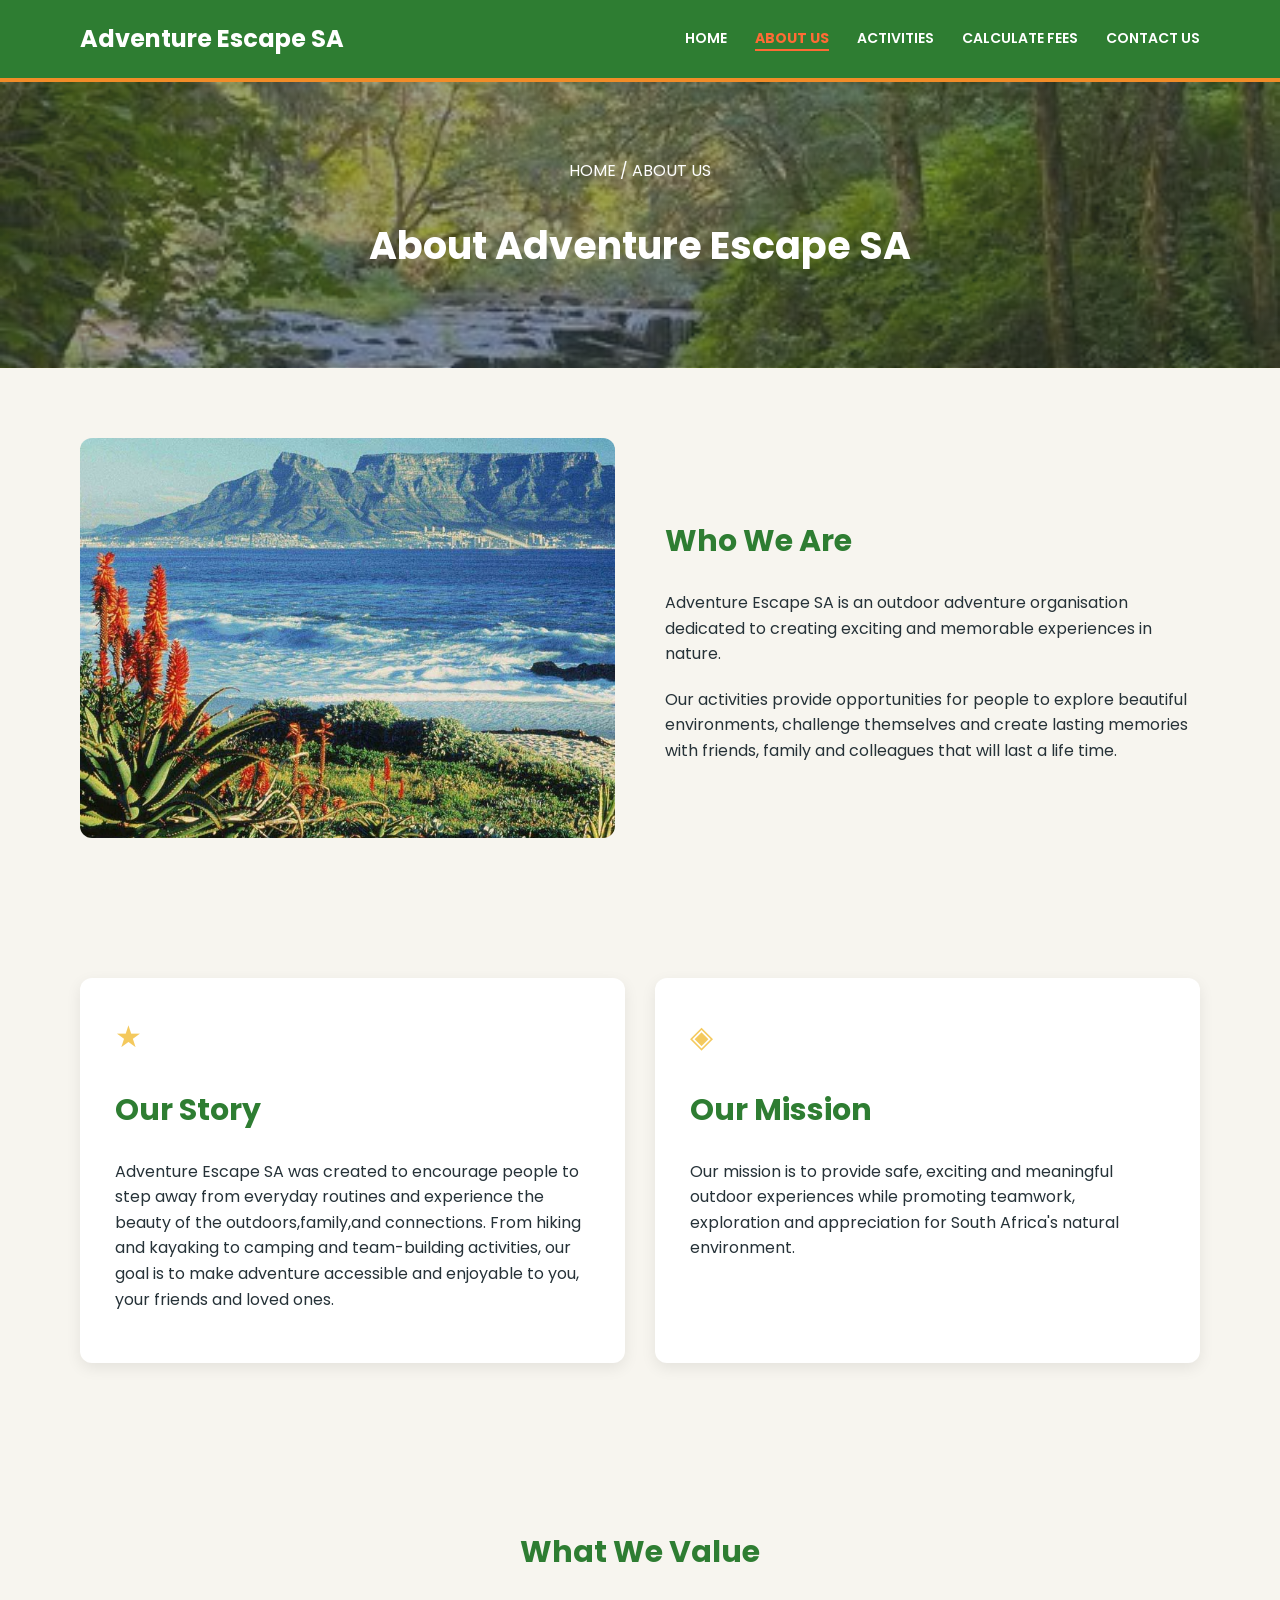
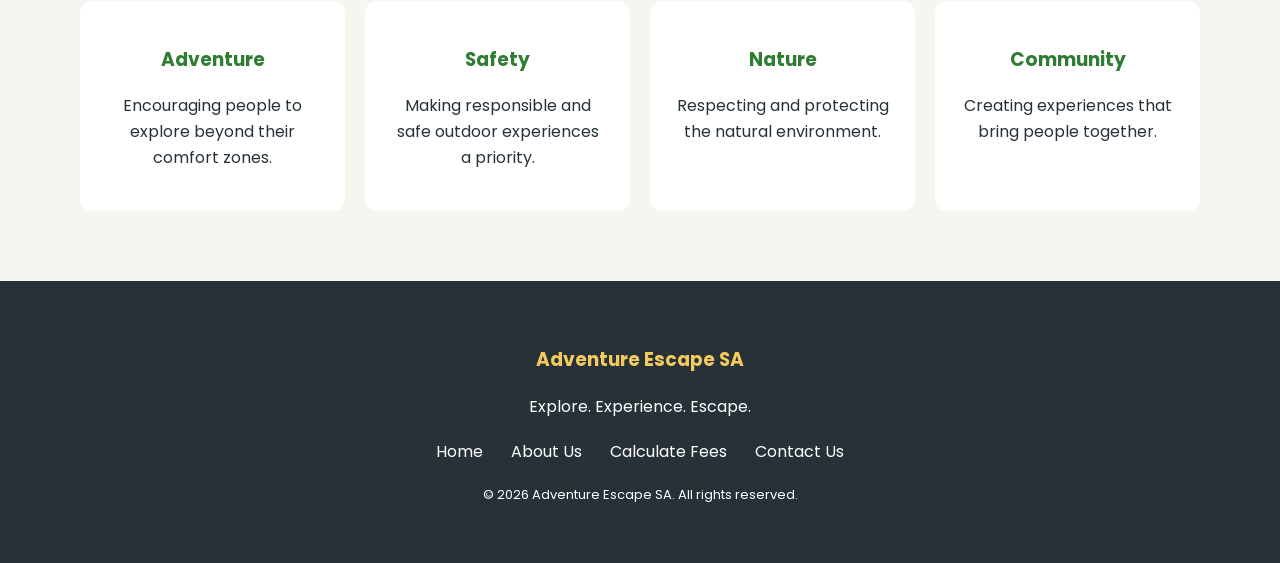
<file: Website/about.html>
<!DOCTYPE html>
<html lang="en">

<head>
    <meta charset="UTF-8">
    <meta name="viewport" content="width=device-width, initial-scale=1.0">

    <title>Adventure Escape SA | About Us</title>

    <link rel="stylesheet" href="css/style.css">

    <link rel="preconnect" href="https://fonts.googleapis.com">
    <link rel="preconnect" href="https://fonts.gstatic.com" crossorigin>
    <link href="https://fonts.googleapis.com/css2?family=Poppins:wght@400;500;600;700&display=swap" rel="stylesheet">
</head>

<body>

    <!-- HEADER -->
    <header>
        <nav class="navbar">

            <a href="index.html" class="logo">
                Adventure Escape SA
            </a>

            <div class="nav-links">
                <a href="index.html">HOME</a>
                <a href="about.html">ABOUT US</a>
               <a href="activities.html">ACTIVITIES</a>
                <a href="fees.html">CALCULATE FEES</a>
                <a href="contact.html">CONTACT US</a>
            </div>

        </nav>
    </header>


    <main>

        <!-- PAGE TITLE -->
        <section class="page-header">

            <p>HOME / ABOUT US</p>

            <h1>About Adventure Escape SA</h1>

        </section>


        <!-- INTRODUCTION -->
        <section class="about-section">

            <div class="about-image">

                <img src="images/about.jpg"
                     alt=" The Beautiful South African landscape">

            </div>


            <div class="about-text">

                <h2>Who We Are</h2>

                <p>
                    Adventure Escape SA is an outdoor adventure
                    organisation dedicated to creating exciting
                    and memorable experiences in nature.
                </p>

                <p>
                    Our activities provide opportunities for people
                    to explore beautiful environments, challenge
                    themselves and create lasting memories with
                    friends, family and colleagues that will last a life time.
                </p>

            </div>

        </section>


        <!-- OUR STORY -->
        <section class="info-section">

            <div class="info-card">

                <div class="info-icon">
                    ★
                </div>

                <h2>Our Story</h2>

                <p>
                    Adventure Escape SA was created to encourage
                    people to step away from everyday routines
                    and experience the beauty of the outdoors,family,and connections.
                    From hiking and kayaking to camping and
                    team-building activities, our goal is to make
                    adventure accessible and enjoyable to you, your friends and loved ones.
                </p>

            </div>


            <div class="info-card">

                <div class="info-icon">
                    ◈
                </div>

                <h2>Our Mission</h2>

                <p>
                    Our mission is to provide safe, exciting and
                    meaningful outdoor experiences while promoting
                    teamwork, exploration and appreciation for
                    South Africa's natural environment.
                </p>

            </div>

        </section>


        <!-- VALUES -->
        <section class="values-section">

            <h2>What We Value</h2>

            <div class="values-grid">

                <div class="value-card">
                    <h3>Adventure</h3>
                    <p>
                        Encouraging people to explore beyond
                        their comfort zones.
                    </p>
                </div>

                <div class="value-card">
                    <h3>Safety</h3>
                    <p>
                        Making responsible and safe outdoor
                        experiences a priority.
                    </p>
                </div>

                <div class="value-card">
                    <h3>Nature</h3>
                    <p>
                        Respecting and protecting the natural
                        environment.
                    </p>
                </div>

                <div class="value-card">
                    <h3>Community</h3>
                    <p>
                        Creating experiences that bring people
                        together.
                    </p>
                </div>

            </div>

        </section>

    </main>


    <!-- FOOTER -->
    <footer>

        <h3>Adventure Escape SA</h3>

        <p>Explore. Experience. Escape.</p>

        <div class="footer-links">

            <a href="index.html">Home</a>
            <a href="about.html">About Us</a>
            <a href="fees.html">Calculate Fees</a>
            <a href="contact.html">Contact Us</a>

        </div>

        <p class="copyright">
            © 2026 Adventure Escape SA. All rights reserved.
        </p>

    </footer>
    <script src="js/script.js"></script>

</body>
</html>
</file>
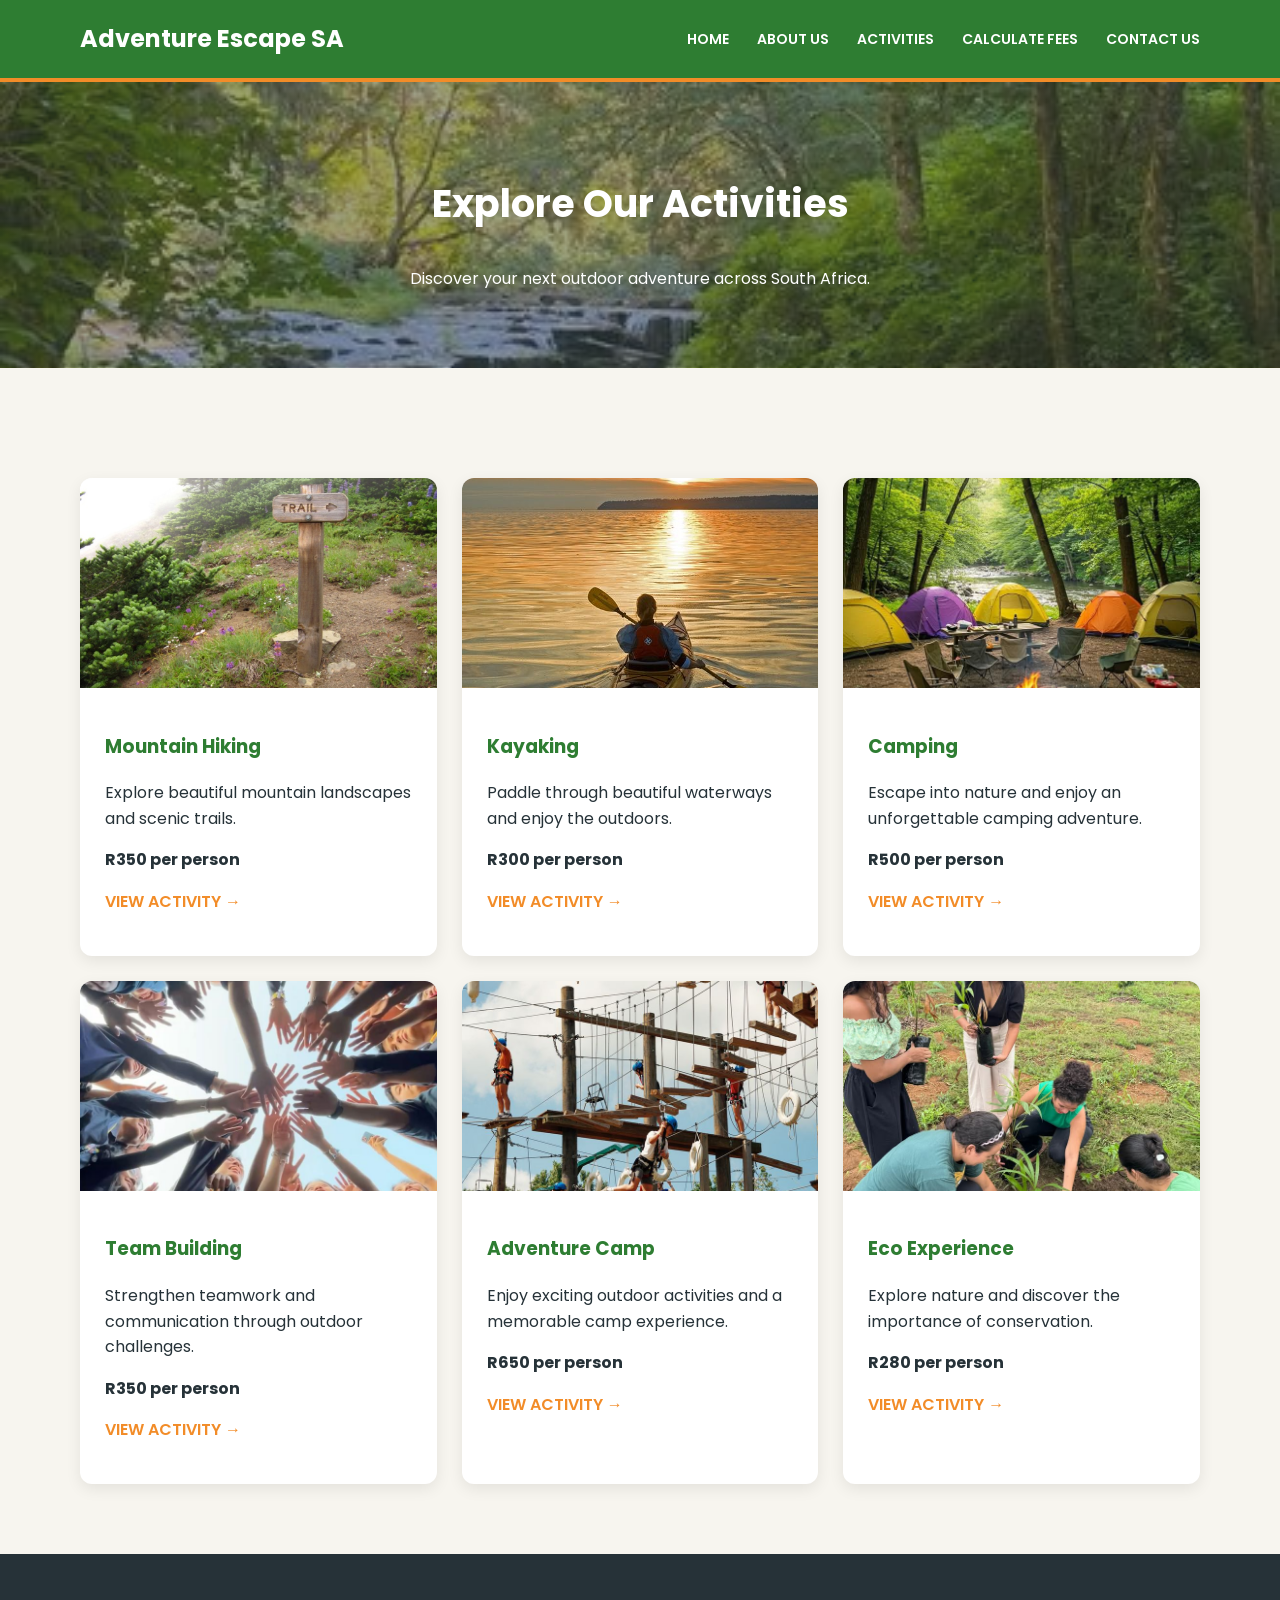
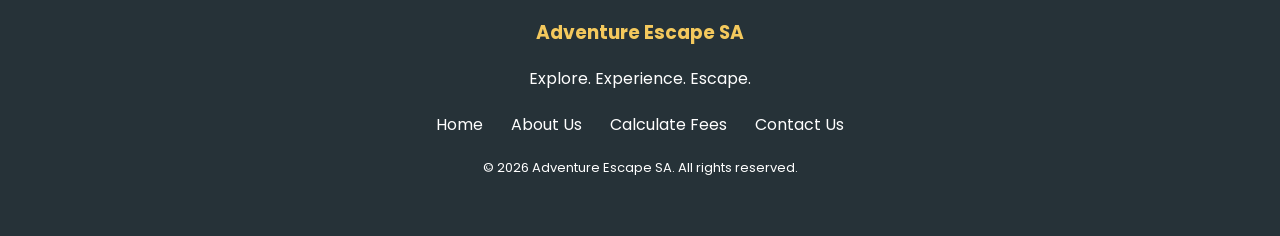
<file: Website/activities.html>
<!DOCTYPE html>
<html lang="en">
<head>
    <meta charset="UTF-8">
    <meta name="viewport" content="width=device-width, initial-scale=1.0">
    <title>Our Activities | Adventure Escape SA</title>
    <link rel="stylesheet" href="css/style.css">
    <link rel="preconnect" href="https://fonts.googleapis.com">
    <link rel="preconnect" href="https://fonts.gstatic.com" crossorigin>
    <link href="https://fonts.googleapis.com/css2?family=Poppins:wght@400;500;600;700&display=swap" rel="stylesheet">
</head>
<body>

<header>
    <nav class="navbar">
        <a href="index.html" class="logo">Adventure Escape SA</a>
        <div class="nav-links">
            <a href="index.html">HOME</a>
            <a href="about.html">ABOUT US</a>
            <a href="activities.html">ACTIVITIES</a>
            <a href="fees.html">CALCULATE FEES</a>
            <a href="contact.html">CONTACT US</a>
        </div>
    </nav>
</header>

<main>
    <section class="page-header">
        <h1>Explore Our Activities</h1>
        <p>Discover your next outdoor adventure across South Africa.</p>
    </section>

    <section class="activities">
        <div class="activity-grid">

            <article class="activity-card">
                <img src="images/mountain-hiking.jpg" alt="Mountain hiking">
                <div class="card-content">
                    <h3>Mountain Hiking</h3>
                    <p>Explore beautiful mountain landscapes and scenic trails.</p>
                    <strong>R350 per person</strong>
                    <p><a href="mountain-hiking.html" class="card-link">VIEW ACTIVITY →</a></p>
                </div>
            </article>

            <article class="activity-card">
                <img src="images/kayaking.jpg" alt="Kayaking">
                <div class="card-content">
                    <h3>Kayaking</h3>
                    <p>Paddle through beautiful waterways and enjoy the outdoors.</p>
                    <strong>R300 per person</strong>
                    <p><a href="kayaking.html" class="card-link">VIEW ACTIVITY →</a></p>
                </div>
            </article>

            <article class="activity-card">
                <img src="images/camping.jpg" alt="Camping">
                <div class="card-content">
                    <h3>Camping</h3>
                    <p>Escape into nature and enjoy an unforgettable camping adventure.</p>
                    <strong>R500 per person</strong>
                    <p><a href="camping.html" class="card-link">VIEW ACTIVITY →</a></p>
                </div>
            </article>

            <article class="activity-card">
                <img src="images/team-building.jpg" alt="Team building">
                <div class="card-content">
                    <h3>Team Building</h3>
                    <p>Strengthen teamwork and communication through outdoor challenges.</p>
                    <strong>R350 per person</strong>
                    <p><a href="team-building.html" class="card-link">VIEW ACTIVITY →</a></p>
                </div>
            </article>

            <article class="activity-card">
                <img src="images/adventure-camp.jpg" alt="Adventure camp">
                <div class="card-content">
                    <h3>Adventure Camp</h3>
                    <p>Enjoy exciting outdoor activities and a memorable camp experience.</p>
                    <strong>R650 per person</strong>
                    <p><a href="adventure-camp.html" class="card-link">VIEW ACTIVITY →</a></p>
                </div>
            </article>

            <article class="activity-card">
                <img src="images/eco-experience.jpg" alt="Eco experience">
                <div class="card-content">
                    <h3>Eco Experience</h3>
                    <p>Explore nature and discover the importance of conservation.</p>
                    <strong>R280 per person</strong>
                    <p><a href="eco-experience.html" class="card-link">VIEW ACTIVITY →</a></p>
                </div>
            </article>

        </div>
    </section>
</main>

<footer>
    <h3>Adventure Escape SA</h3>
    <p>Explore. Experience. Escape.</p>
    <div class="footer-links">
        <a href="index.html">Home</a>
        <a href="about.html">About Us</a>
        <a href="fees.html">Calculate Fees</a>
        <a href="contact.html">Contact Us</a>
    </div>
    <p class="copyright">© 2026 Adventure Escape SA. All rights reserved.</p>
</footer>

</body>
</html>
</file>
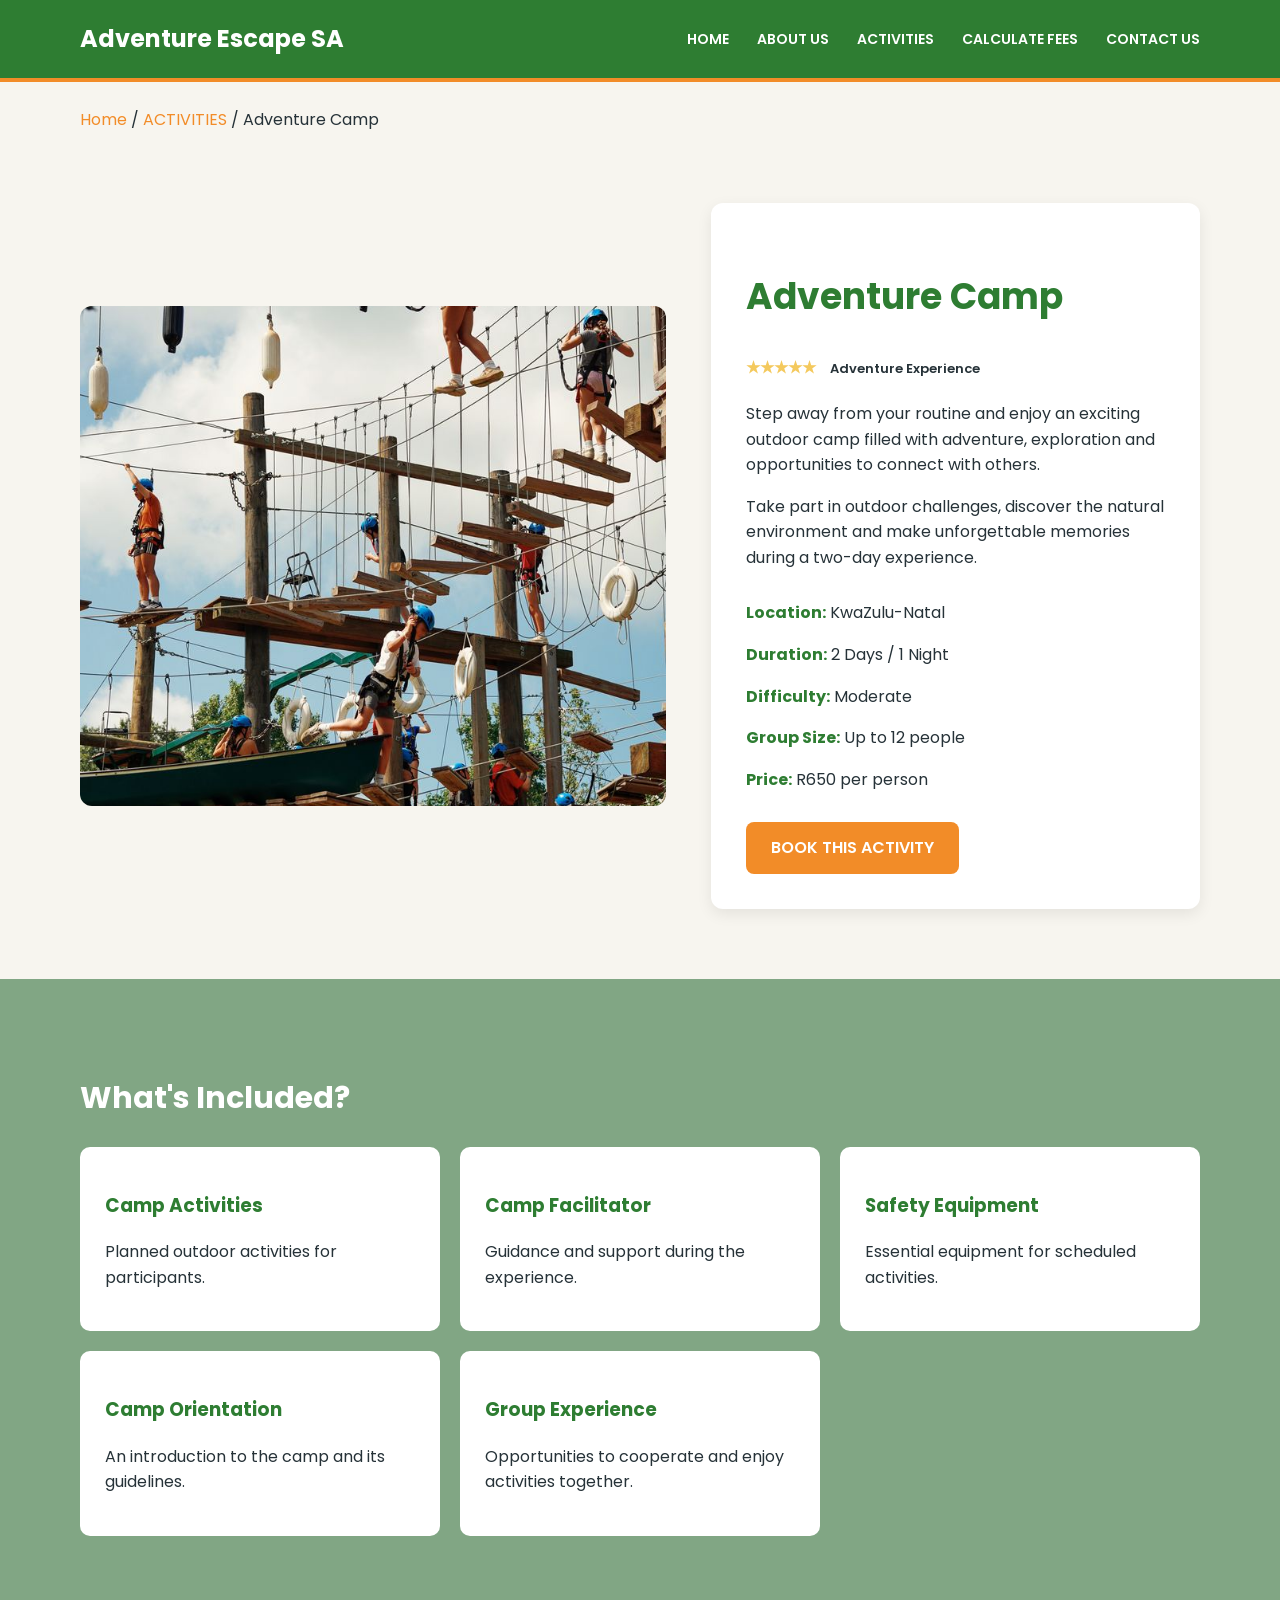
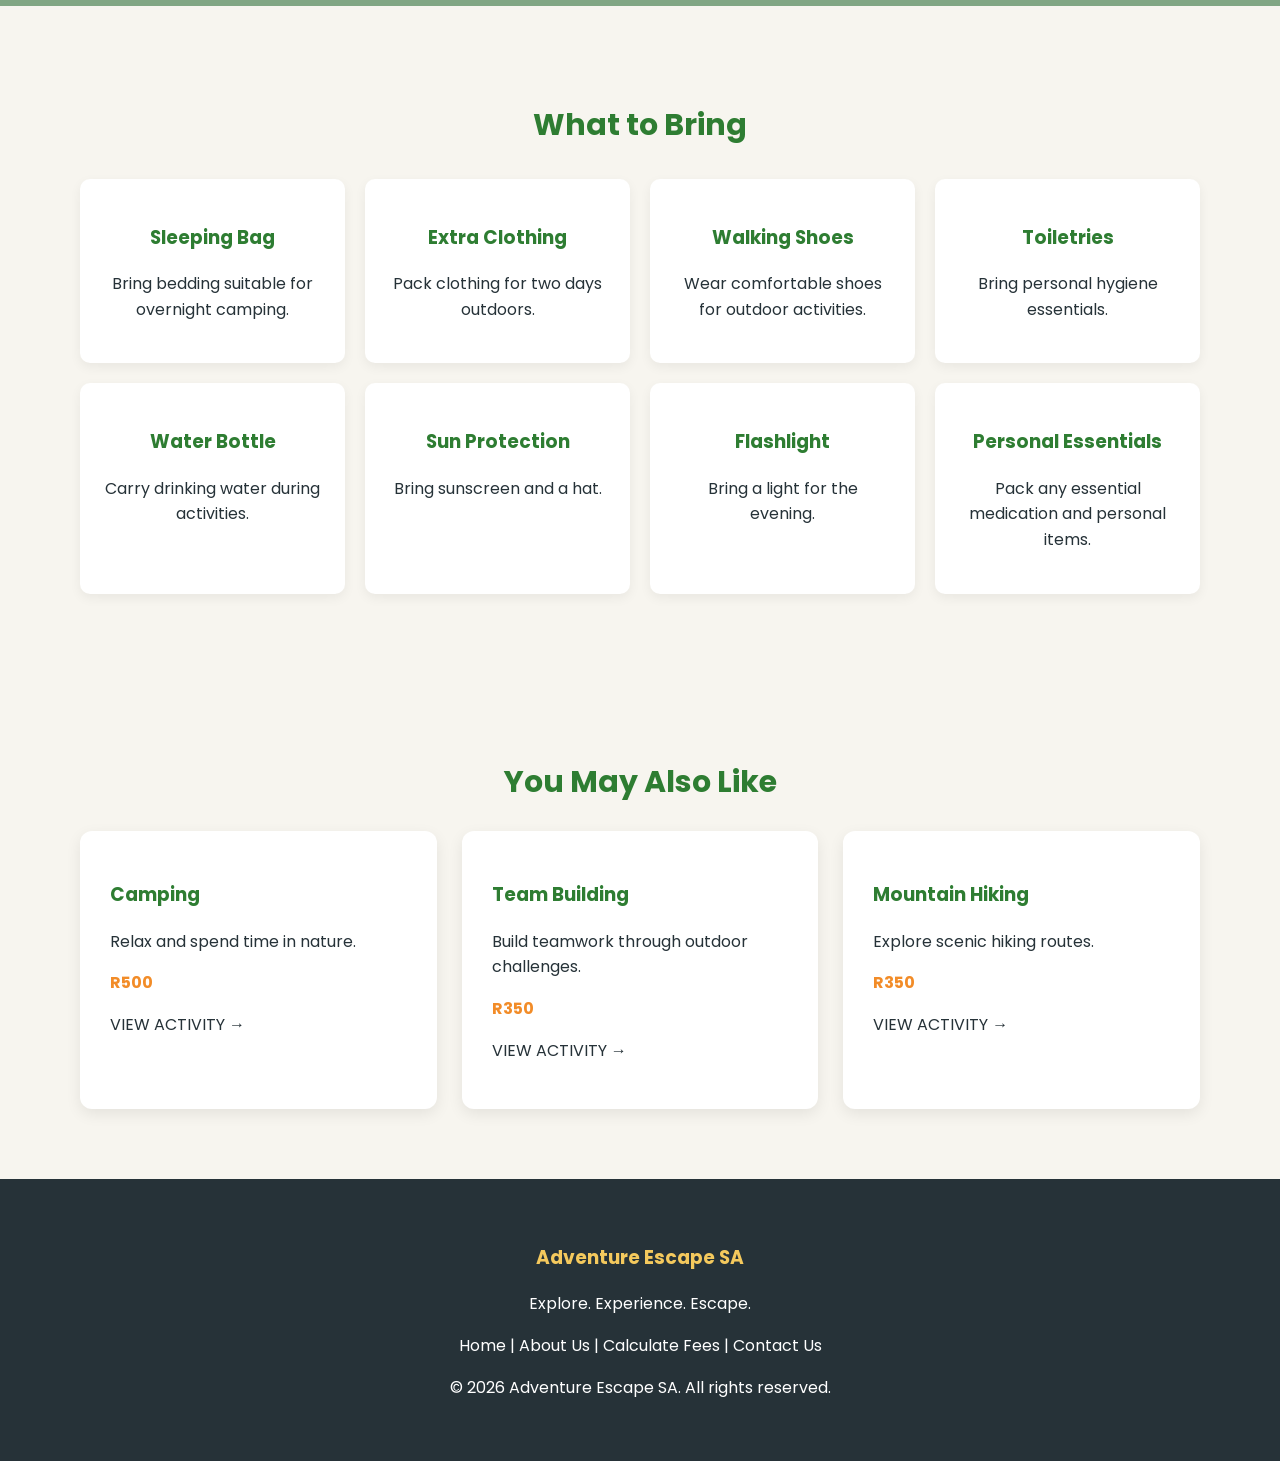
<file: Website/adventure-camp.html>
<!DOCTYPE html>
<html lang="en">
<head>
    <meta charset="UTF-8">
    <meta name="viewport" content="width=device-width, initial-scale=1.0">
    <title>Adventure Camp | Adventure Escape SA</title>
    <link rel="stylesheet" href="css/style.css">
    <link rel="preconnect" href="https://fonts.googleapis.com">
    <link rel="preconnect" href="https://fonts.gstatic.com" crossorigin>
    <link href="https://fonts.googleapis.com/css2?family=Poppins:wght@400;500;600;700&display=swap" rel="stylesheet">
</head>
<body>

<header>
    <nav class="navbar">
        <a href="index.html" class="logo">Adventure Escape SA</a>
        <nav class="nav-links">
            <a href="index.html">HOME</a>
            <a href="about.html">ABOUT US</a>
           <a href="activities.html">ACTIVITIES</a>
            <a href="fees.html">CALCULATE FEES</a>
            <a href="contact.html">CONTACT US</a>
        </nav>
        </nav>
</header>

<main>
    <div class="breadcrumb">
        <a href="index.html">Home</a> /
       <a href="activities.html">ACTIVITIES</a> /
        Adventure Camp
    </div>

    <section class="activity-detail">
        <div class="activity-image">
            <img src="images/adventure-camp.jpg" alt="Group enjoying an outdoor adventure camp">
        </div>

        <div class="activity-information">
            <h1>Adventure Camp</h1>
           <div class="rating">
    ★★★★★
    <span>Adventure Experience</span>
</div>
            <p>Step away from your routine and enjoy an exciting outdoor camp filled with adventure, exploration and opportunities to connect with others.</p>

            <p>Take part in outdoor challenges, discover the natural environment and make unforgettable memories during a two-day experience.</p>

            <div class="activity-details">
                <p><strong>Location:</strong> KwaZulu-Natal</p>
                <p><strong>Duration:</strong> 2 Days / 1 Night</p>
                <p><strong>Difficulty:</strong> Moderate</p>
                <p><strong>Group Size:</strong> Up to 12 people</p>
                <p><strong>Price:</strong> R650 per person</p>
            </div>

            <a href="fees.html" class="button">BOOK THIS ACTIVITY</a>
        </div>
    </section>

    <section class="included-section">
        <h2>What's Included?</h2>
        <div class="included-grid">
            <article class="included-card"><h3>Camp Activities</h3><p>Planned outdoor activities for participants.</p></article>
            <article class="included-card"><h3>Camp Facilitator</h3><p>Guidance and support during the experience.</p></article>
            <article class="included-card"><h3>Safety Equipment</h3><p>Essential equipment for scheduled activities.</p></article>
            <article class="included-card"><h3>Camp Orientation</h3><p>An introduction to the camp and its guidelines.</p></article>
            <article class="included-card"><h3>Group Experience</h3><p>Opportunities to cooperate and enjoy activities together.</p></article>
        </div>
    </section>

    <section class="bring-section">
        <h2>What to Bring</h2>
        <div class="bring-grid">
            <article class="bring-card"><h3>Sleeping Bag</h3><p>Bring bedding suitable for overnight camping.</p></article>
            <article class="bring-card"><h3>Extra Clothing</h3><p>Pack clothing for two days outdoors.</p></article>
            <article class="bring-card"><h3>Walking Shoes</h3><p>Wear comfortable shoes for outdoor activities.</p></article>
            <article class="bring-card"><h3>Toiletries</h3><p>Bring personal hygiene essentials.</p></article>
            <article class="bring-card"><h3>Water Bottle</h3><p>Carry drinking water during activities.</p></article>
            <article class="bring-card"><h3>Sun Protection</h3><p>Bring sunscreen and a hat.</p></article>
            <article class="bring-card"><h3>Flashlight</h3><p>Bring a light for the evening.</p></article>
            <article class="bring-card"><h3>Personal Essentials</h3><p>Pack any essential medication and personal items.</p></article>
        </div>
    </section>

    <section class="related-section">
        <h2>You May Also Like</h2>
        <div class="related-grid">
            <article class="related-card"><h3>Camping</h3><p>Relax and spend time in nature.</p><strong>R500</strong><p><a href="camping.html">VIEW ACTIVITY →</a></p></article>
            <article class="related-card"><h3>Team Building</h3><p>Build teamwork through outdoor challenges.</p><strong>R350</strong><p><a href="team-building.html">VIEW ACTIVITY →</a></p></article>
            <article class="related-card"><h3>Mountain Hiking</h3><p>Explore scenic hiking routes.</p><strong>R350</strong><p><a href="mountain-hiking.html">VIEW ACTIVITY →</a></p></article>
        </div>
    </section>
</main>

<footer class="site-footer">
    <h3>Adventure Escape SA</h3>
    <p>Explore. Experience. Escape.</p>
    <p><a href="index.html">Home</a> | <a href="about.html">About Us</a> | <a href="fees.html">Calculate Fees</a> | <a href="contact.html">Contact Us</a></p>
    <p>&copy; 2026 Adventure Escape SA. All rights reserved.</p>
</footer>
<script src="js/script.js"></script>

</body>
</html>
</file>
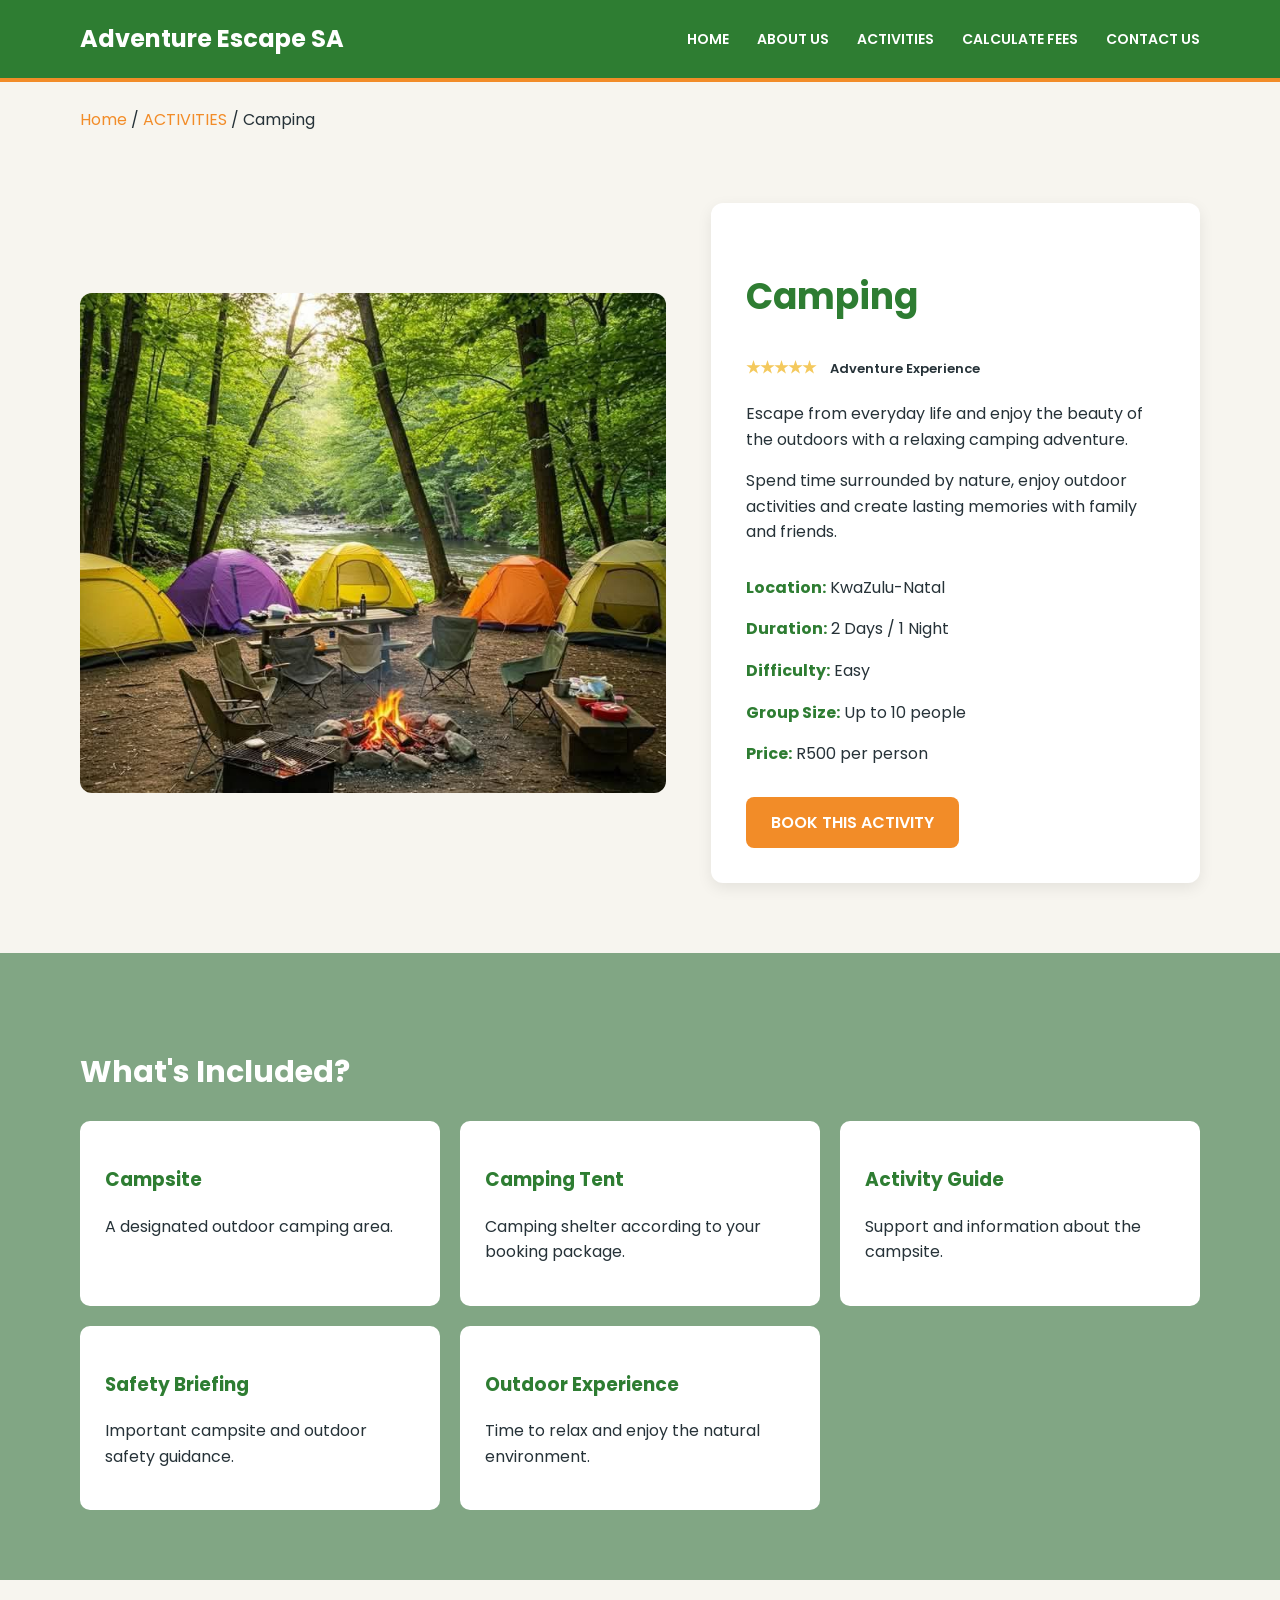
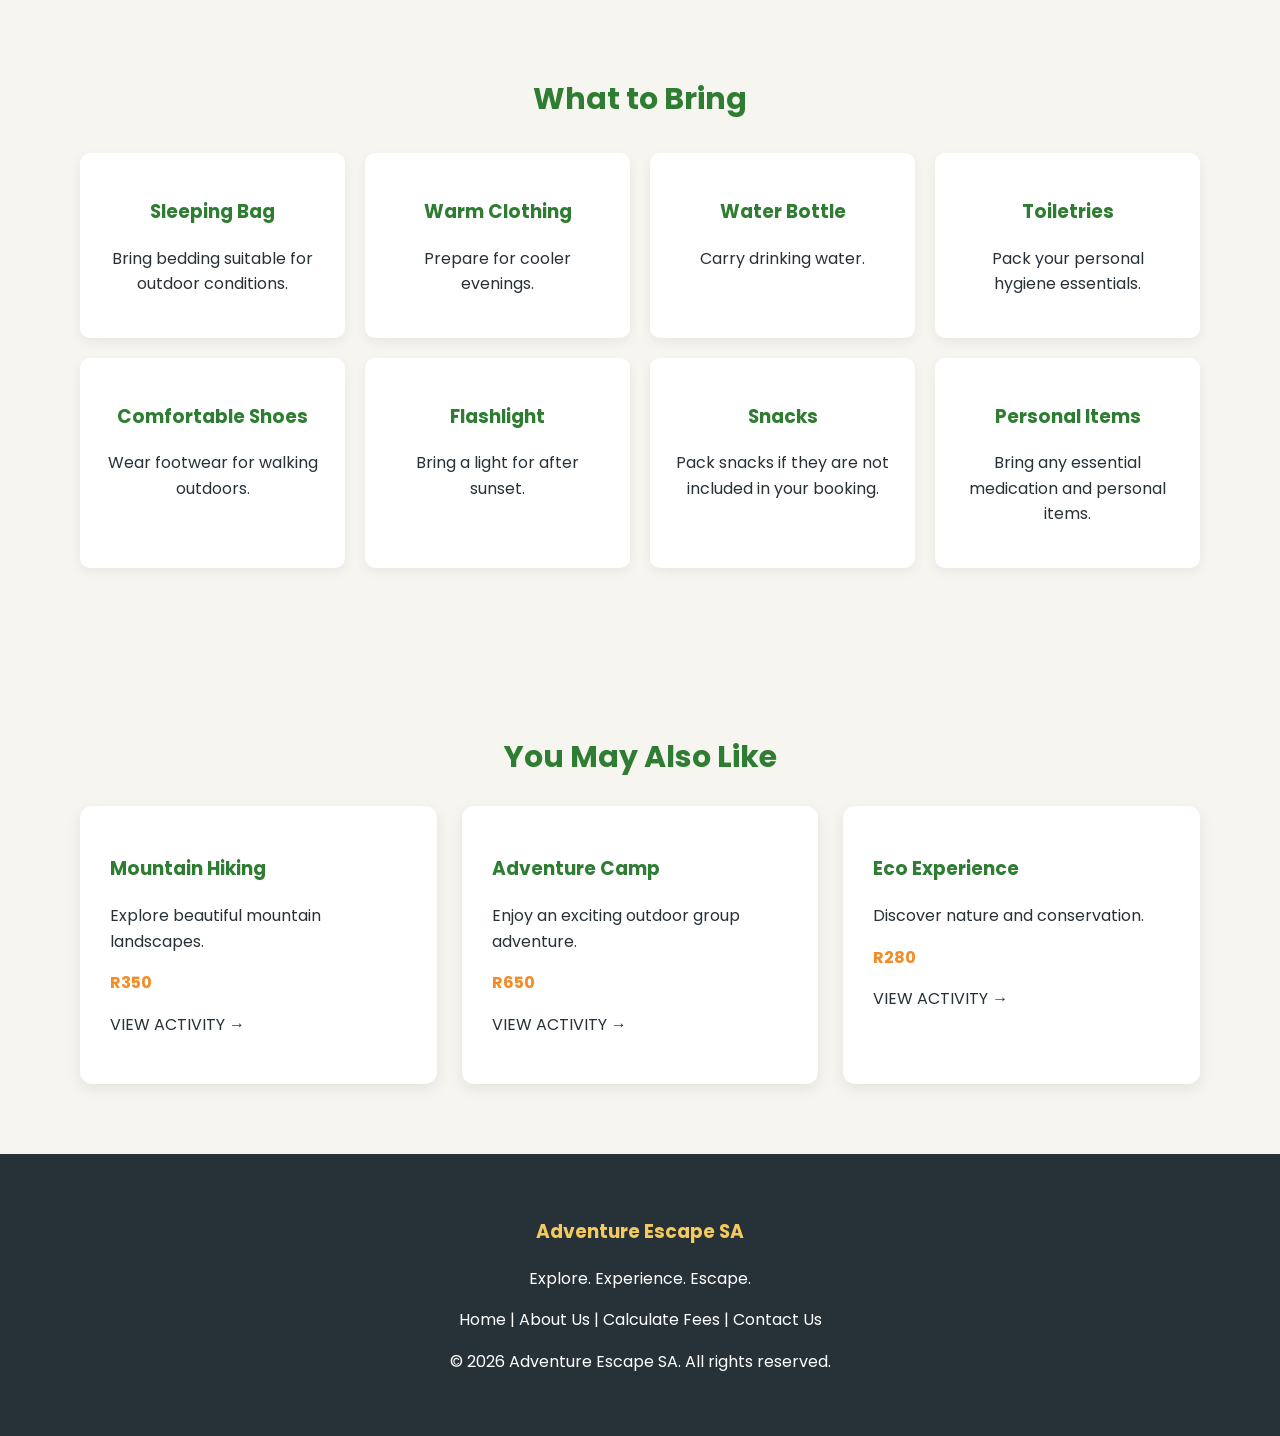
<file: Website/camping.html>
<!DOCTYPE html>
<html lang="en">
<head>
    <meta charset="UTF-8">
    <meta name="viewport" content="width=device-width, initial-scale=1.0">
    <title>Camping | Adventure Escape SA</title>
    <link rel="stylesheet" href="css/style.css">
    <link rel="preconnect" href="https://fonts.googleapis.com">
    <link rel="preconnect" href="https://fonts.gstatic.com" crossorigin>
    <link href="https://fonts.googleapis.com/css2?family=Poppins:wght@400;500;600;700&display=swap" rel="stylesheet">
</head>
<body>

<header>
    <nav class="navbar">
        <a href="index.html" class="logo">Adventure Escape SA</a>
        <nav class="nav-links">
            <a href="index.html">HOME</a>
            <a href="about.html">ABOUT US</a>
           <a href="activities.html">ACTIVITIES</a>
            <a href="fees.html">CALCULATE FEES</a>
            <a href="contact.html">CONTACT US</a>
        </nav>
        </nav>
</header>

<main>
    <div class="breadcrumb">
        <a href="index.html">Home</a> /
       <a href="activities.html">ACTIVITIES</a> /
        Camping
    </div>

    <section class="activity-detail">
        <div class="activity-image">
            <img src="images/camping.jpg" alt="Tent at an outdoor campsite">
        </div>

        <div class="activity-information">
            <h1>Camping</h1>
           <div class="rating">
    ★★★★★
    <span>Adventure Experience</span>
</div>

            <p>Escape from everyday life and enjoy the beauty of the outdoors with a relaxing camping adventure.</p>

            <p>Spend time surrounded by nature, enjoy outdoor activities and create lasting memories with family and friends.</p>

            <div class="activity-details">
                <p><strong>Location:</strong> KwaZulu-Natal</p>
                <p><strong>Duration:</strong> 2 Days / 1 Night</p>
                <p><strong>Difficulty:</strong> Easy</p>
                <p><strong>Group Size:</strong> Up to 10 people</p>
                <p><strong>Price:</strong> R500 per person</p>
            </div>

            <a href="fees.html" class="button">BOOK THIS ACTIVITY</a>
        </div>
    </section>

    <section class="included-section">
        <h2>What's Included?</h2>
        <div class="included-grid">
            <article class="included-card"><h3>Campsite</h3><p>A designated outdoor camping area.</p></article>
            <article class="included-card"><h3>Camping Tent</h3><p>Camping shelter according to your booking package.</p></article>
            <article class="included-card"><h3>Activity Guide</h3><p>Support and information about the campsite.</p></article>
            <article class="included-card"><h3>Safety Briefing</h3><p>Important campsite and outdoor safety guidance.</p></article>
            <article class="included-card"><h3>Outdoor Experience</h3><p>Time to relax and enjoy the natural environment.</p></article>
        </div>
    </section>

    <section class="bring-section">
        <h2>What to Bring</h2>
        <div class="bring-grid">
            <article class="bring-card"><h3>Sleeping Bag</h3><p>Bring bedding suitable for outdoor conditions.</p></article>
            <article class="bring-card"><h3>Warm Clothing</h3><p>Prepare for cooler evenings.</p></article>
            <article class="bring-card"><h3>Water Bottle</h3><p>Carry drinking water.</p></article>
            <article class="bring-card"><h3>Toiletries</h3><p>Pack your personal hygiene essentials.</p></article>
            <article class="bring-card"><h3>Comfortable Shoes</h3><p>Wear footwear for walking outdoors.</p></article>
            <article class="bring-card"><h3>Flashlight</h3><p>Bring a light for after sunset.</p></article>
            <article class="bring-card"><h3>Snacks</h3><p>Pack snacks if they are not included in your booking.</p></article>
            <article class="bring-card"><h3>Personal Items</h3><p>Bring any essential medication and personal items.</p></article>
        </div>
    </section>

    <section class="related-section">
        <h2>You May Also Like</h2>
        <div class="related-grid">
            <article class="related-card"><h3>Mountain Hiking</h3><p>Explore beautiful mountain landscapes.</p><strong>R350</strong><p><a href="mountain-hiking.html">VIEW ACTIVITY →</a></p></article>
            <article class="related-card"><h3>Adventure Camp</h3><p>Enjoy an exciting outdoor group adventure.</p><strong>R650</strong><p><a href="adventure-camp.html">VIEW ACTIVITY →</a></p></article>
            <article class="related-card"><h3>Eco Experience</h3><p>Discover nature and conservation.</p><strong>R280</strong><p><a href="eco-experience.html">VIEW ACTIVITY →</a></p></article>
        </div>
    </section>
</main>

<footer class="site-footer">
    <h3>Adventure Escape SA</h3>
    <p>Explore. Experience. Escape.</p>
    <p><a href="index.html">Home</a> | <a href="about.html">About Us</a> | <a href="fees.html">Calculate Fees</a> | <a href="contact.html">Contact Us</a></p>
    <p>&copy; 2026 Adventure Escape SA. All rights reserved.</p>
</footer>
<script src="js/script.js"></script>

</body>
</html>
</file>
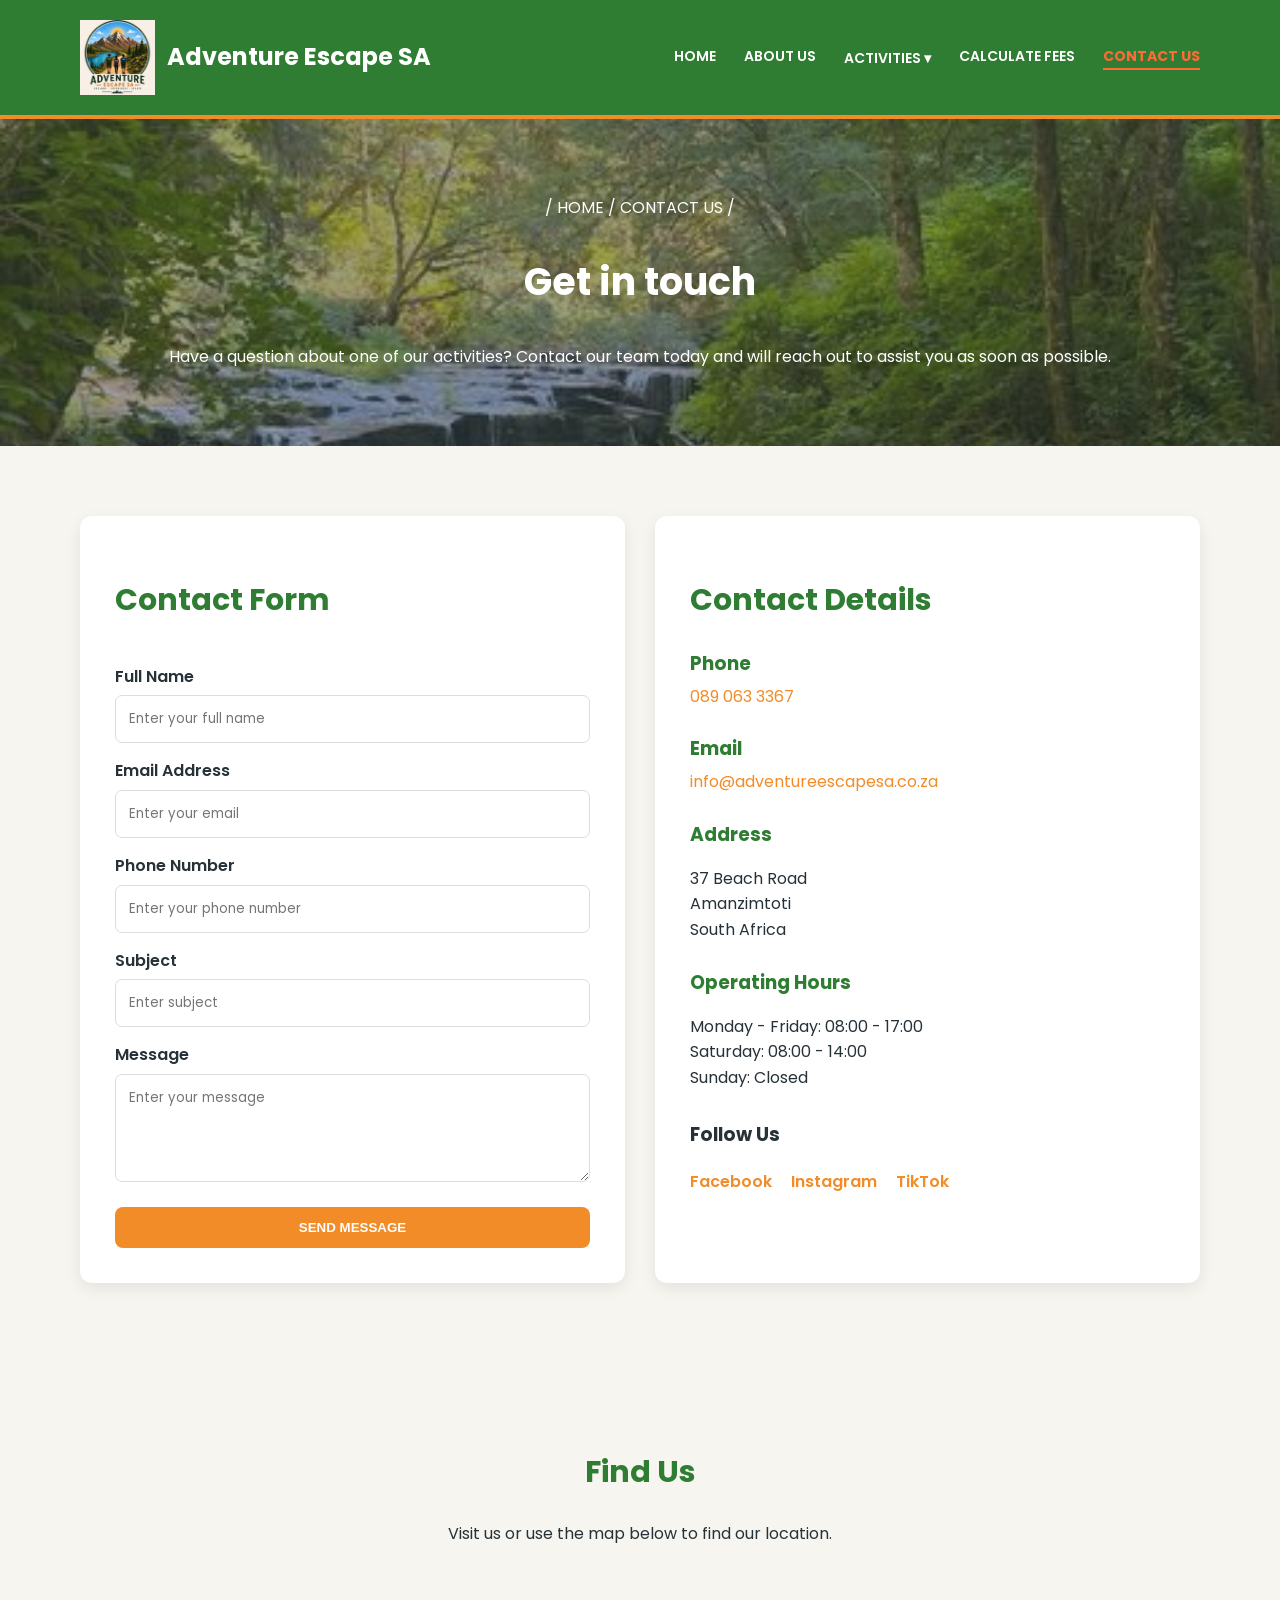
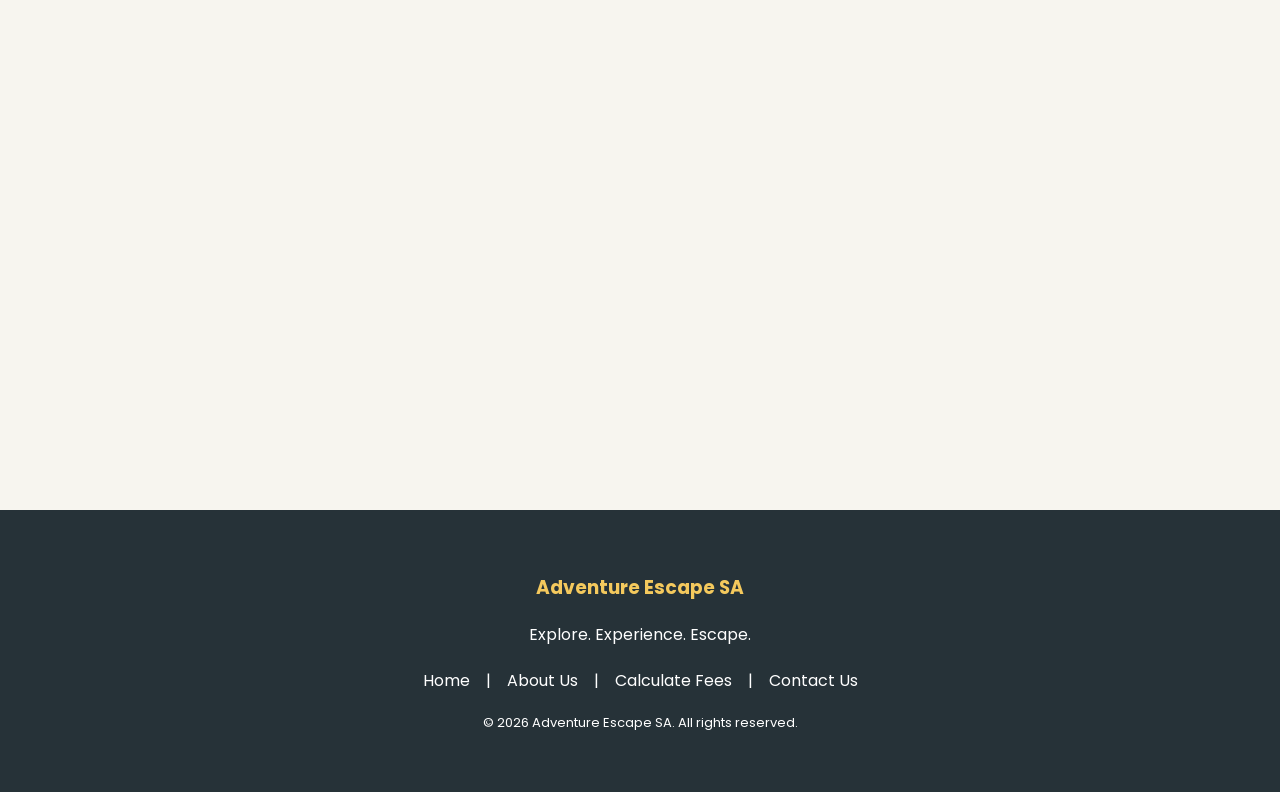
<file: Website/contact.html>
<!DOCTYPE html>
<html lang="en">
<head>
    <meta charset="UTF-8">
    <meta name="viewport" content="width=device-width, initial-scale=1.0">
    <title>Adventure Escape SA | Contact Us</title>
    <link rel="stylesheet" href="css/style.css">
    <link rel="preconnect" href="https://fonts.googleapis.com">
    <link rel="preconnect" href="https://fonts.gstatic.com" crossorigin>
    <link href="https://fonts.googleapis.com/css2?family=Poppins:wght@400;500;600;700&display=swap" rel="stylesheet">
</head>
<body>
    <!-- HEADER -->
    <header>
        <nav class="navbar">
            <a href="index.html" class="logo">
                <img src="images/logo.jpg" alt="Adventure Escape SA Logo" class="logo-img">
                Adventure Escape SA
            </a>

            <!-- MOBILE HAMBURGER BUTTON -->
            <div class="menu-toggle" id="mobile-menu">
                <span class="bar"></span>
                <span class="bar"></span>
                <span class="bar"></span>
            </div>

            <!-- NAVIGATION LINKS WITH DROPDOWN -->
            <div class="nav-links">
                <a href="index.html">HOME</a>
                <a href="about.html">ABOUT US</a>
                
                <!-- ACTIVITIES DROPDOWN -->
                <div class="dropdown">
                    <a href="mountain-hiking.html" class="dropbtn">ACTIVITIES ▾</a>
                    <div class="dropdown-content">
                        <a href="mountain-hiking.html">Mountain Hiking</a>
                        <a href="kayaking.html">Kayaking</a>
                        <a href="camping.html">Camping</a>
                        <a href="team-building.html">Team Building</a>
                        <a href="adventure-camp.html">Adventure Camp</a>
                        <a href="eco-experience.html">Eco Experience</a>
                    </div>
                </div>

                <a href="fees.html">CALCULATE FEES</a>
                <a href="contact.html">CONTACT US</a>
            </div>
        </nav>
    </header>

    <!-- MAIN -->
    <main>
        <section class="page-header">
            <p>/ HOME / CONTACT US /</p>
            <h1>Get in touch</h1>
            <p>Have a question about one of our activities? Contact our team today and will reach out to assist you as soon as possible.</p>
        </section>

        <!-- CONTACT CONTENT -->
        <section class="contact-section">
            <div class="contact-card">
                <h2>Contact Form</h2>
                <form id="contact-form">
                    <label for="name">Full Name</label>
                    <input type="text" id="name" name="name" placeholder="Enter your full name" required>

                    <label for="email">Email Address</label>
                    <input type="email" id="email" name="email" placeholder="Enter your email" required>

                    <label for="phone">Phone Number</label>
                    <input type="tel" id="phone" name="phone" placeholder="Enter your phone number" required>

                    <label for="subject">Subject</label>
                    <input type="text" id="subject" name="subject" placeholder="Enter subject" required>

                    <label for="message">Message</label>
                    <textarea id="message" name="message" rows="4" placeholder="Enter your message" required></textarea>

                    <button type="submit" class="button">SEND MESSAGE</button>
                </form>

                <!-- FORM FEEDBACK CONTAINER FOR ERROR HANDLING -->
                <div id="form-feedback" style="display: none; margin-top: 20px; padding: 12px; border-radius: 4px; text-align: center; font-weight: 500;"></div>
            </div>

            <!-- CONTACT DETAILS -->
            <div class="contact-card">
                <h2>Contact Details</h2>
                <div class="contact-detail">
                    <h3>Phone</h3>
                    <a href="tel:0890633367">089 063 3367</a>
                </div>
                <div class="contact-detail">
                    <h3>Email</h3>
                    <a href="mailto:info@adventureescapesa.co.za">info@adventureescapesa.co.za</a>
                </div>
                <div class="contact-detail">
                    <h3>Address</h3>
                    <p>37 Beach Road<br>Amanzimtoti<br>South Africa</p>
                </div>
                <div class="contact-detail">
                    <h3>Operating Hours</h3>
                    <p>Monday - Friday: 08:00 - 17:00<br>Saturday: 08:00 - 14:00<br>Sunday: Closed</p>
                </div>
                <div class="social-links">
                    <h3>Follow Us</h3>
                    <a href="#">Facebook</a>
                    <a href="#">Instagram</a>
                    <a href="#">TikTok</a>
                </div>
            </div>
        </section>

        <!-- MAP -->
        <section class="map-section">
            <h2>Find Us</h2>
            <p>Visit us or use the map below to find our location.</p>
            <iframe src="https://www.google.com/maps/embed?pb=!1m18!1m12!1m3!1d3445.5!2d30.9!3d-30.0!2m3!1f0!2f0!3f0!3m2!1i1024!2i768!4f13.1!3m3!1m2!1s0x0%3A0x0!2zMzDCsDAwJzAwLjAiUyAzMCU1NicwMC4wIkU!5e0!3m2!1sen!2sza!4v1!5m2!1sen!2sza" width="600" height="450" style="border:0;" allowfullscreen="" loading="lazy"></iframe>
        </section>
    </main>

    <!-- FOOTER -->
    <footer>
        <h3>Adventure Escape SA</h3>
        <p>Explore. Experience. Escape.</p>
        <div class="footer-links">
            <a href="index.html">Home</a> |
            <a href="about.html">About Us</a> |
            <a href="fees.html">Calculate Fees</a> |
            <a href="contact.html">Contact Us</a>
        </div>
        <p class="copyright">&copy; 2026 Adventure Escape SA. All rights reserved.</p>
    </footer>

    <!-- SCRIPT LINK -->
    <script src="js/script.js"></script>
</body>
</html>
</file>
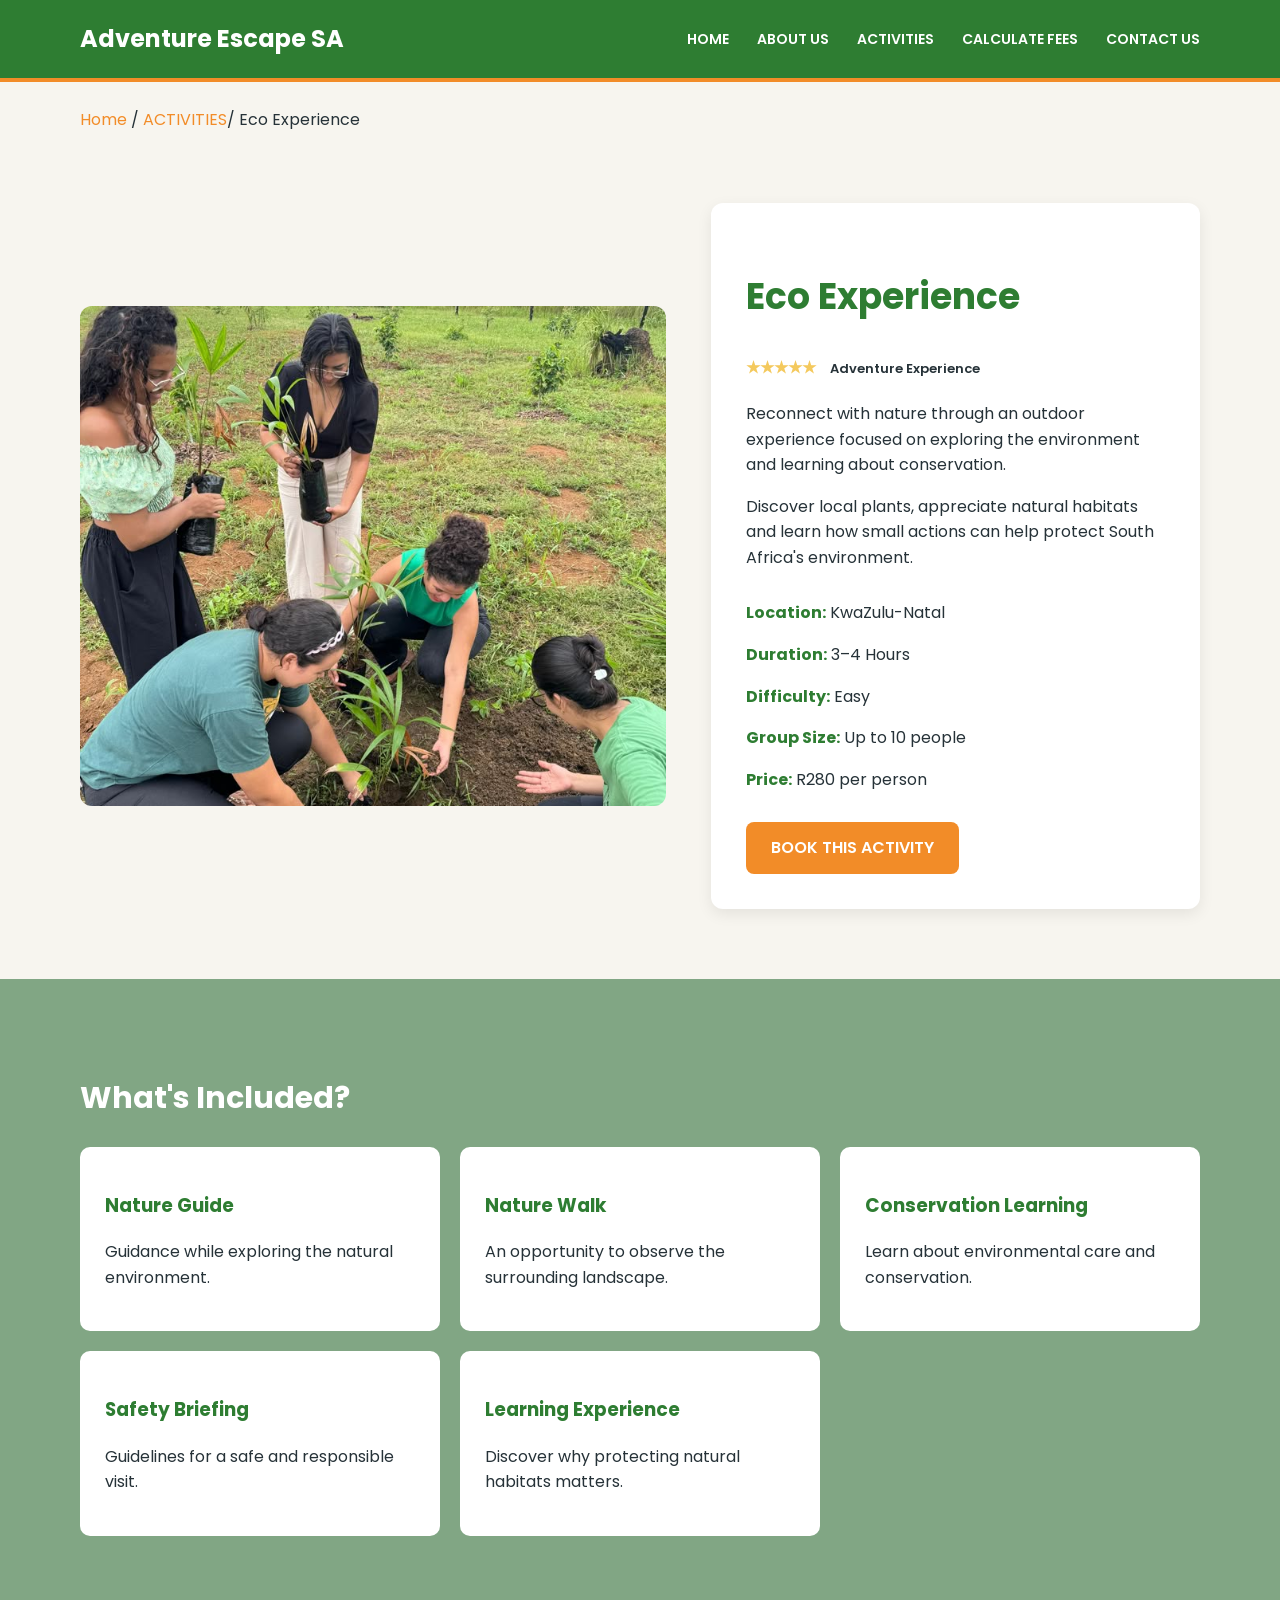
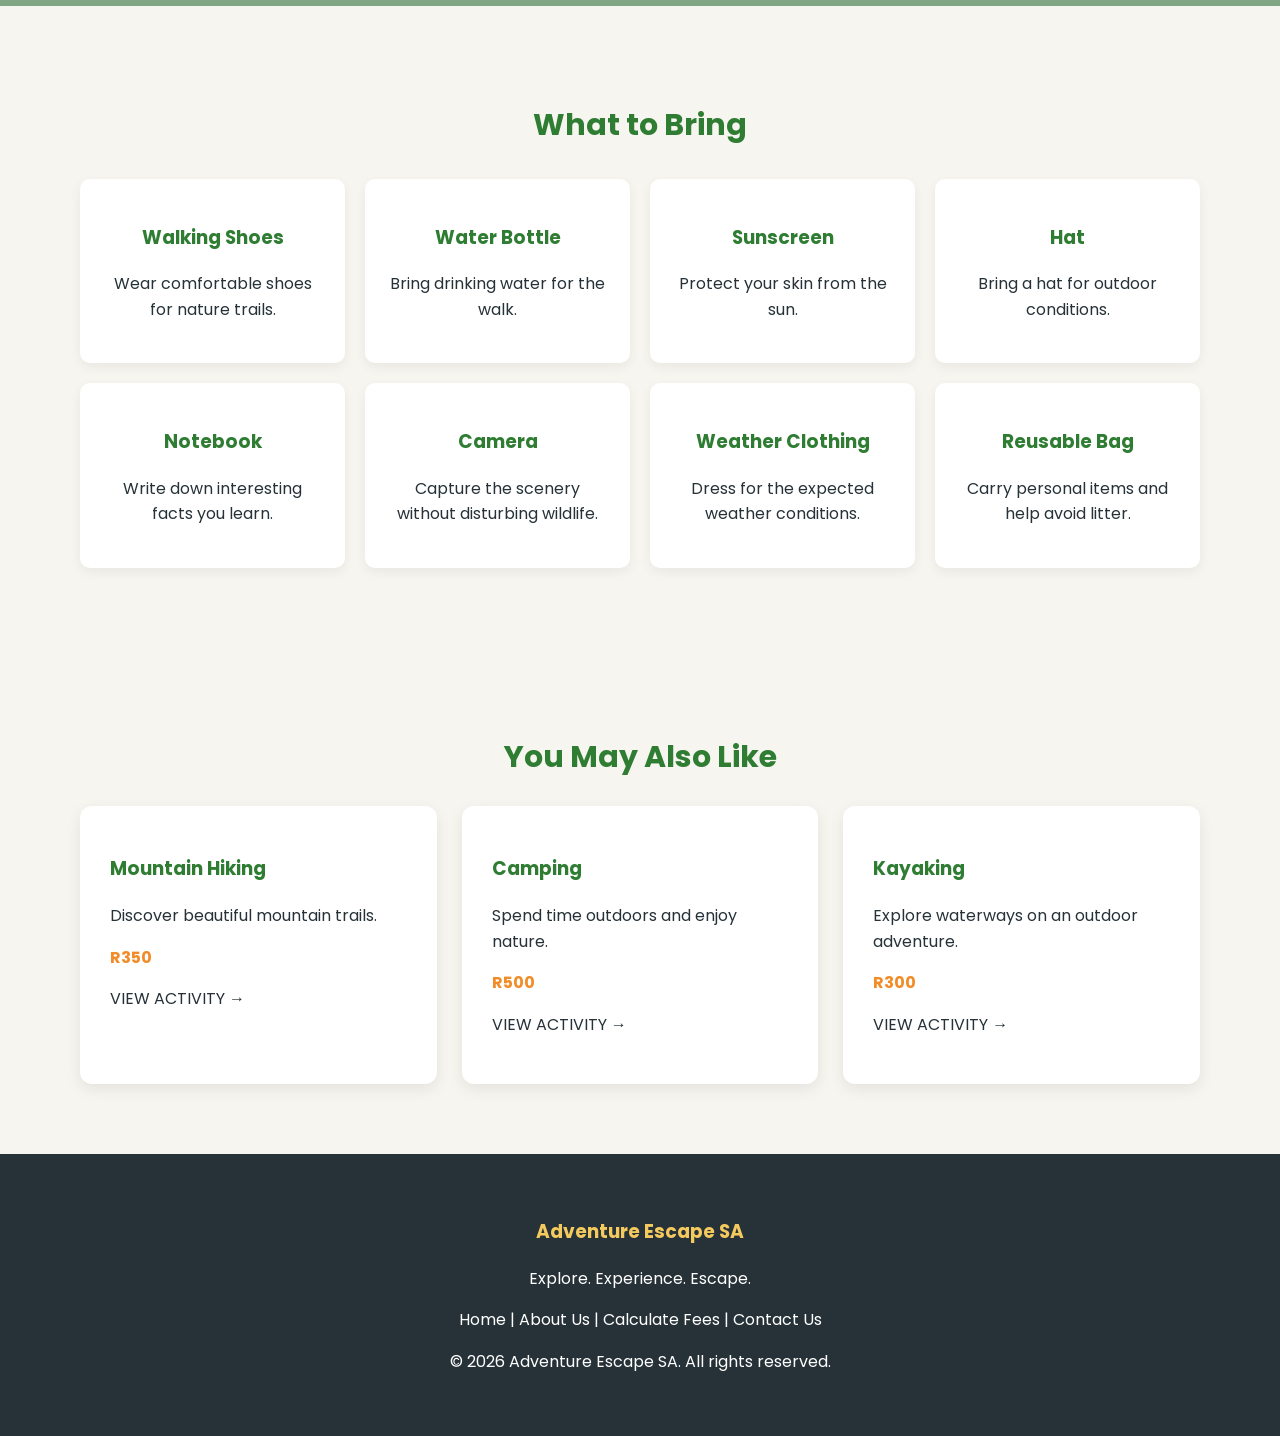
<file: Website/eco-experience.html>
<!DOCTYPE html>
<html lang="en">
<head>
    <meta charset="UTF-8">
    <meta name="viewport" content="width=device-width, initial-scale=1.0">
    <title>Eco Experience | Adventure Escape SA</title>
    <link rel="stylesheet" href="css/style.css">
    <link rel="preconnect" href="https://fonts.googleapis.com">
    <link rel="preconnect" href="https://fonts.gstatic.com" crossorigin>
    <link href="https://fonts.googleapis.com/css2?family=Poppins:wght@400;500;600;700&display=swap" rel="stylesheet">
</head>
<body>

<header>
    <nav class="navbar">
        <a href="index.html" class="logo">Adventure Escape SA</a>
        <nav class="nav-links">
            <a href="index.html">HOME</a>
            <a href="about.html">ABOUT US</a>
           <a href="activities.html">ACTIVITIES</a>
            <a href="fees.html">CALCULATE FEES</a>
            <a href="contact.html">CONTACT US</a>
        </nav>
       </nav>
</header>

<main>
    <div class="breadcrumb">
        <a href="index.html">Home</a> /
       <a href="activities.html">ACTIVITIES</a>/
        Eco Experience
    </div>

    <section class="activity-detail">
        <div class="activity-image">
            <img src="images/eco-experience.jpg" alt="Natural landscape during an eco experience">
        </div>

        <div class="activity-information">
            <h1>Eco Experience</h1>
           <div class="rating">
    ★★★★★
    <span>Adventure Experience</span>
</div>
            <p>Reconnect with nature through an outdoor experience focused on exploring the environment and learning about conservation.</p>

            <p>Discover local plants, appreciate natural habitats and learn how small actions can help protect South Africa's environment.</p>

            <div class="activity-details">
                <p><strong>Location:</strong> KwaZulu-Natal</p>
                <p><strong>Duration:</strong> 3–4 Hours</p>
                <p><strong>Difficulty:</strong> Easy</p>
                <p><strong>Group Size:</strong> Up to 10 people</p>
                <p><strong>Price:</strong> R280 per person</p>
            </div>

            <a href="fees.html" class="button">BOOK THIS ACTIVITY</a>
        </div>
    </section>

    <section class="included-section">
        <h2>What's Included?</h2>
        <div class="included-grid">
            <article class="included-card"><h3>Nature Guide</h3><p>Guidance while exploring the natural environment.</p></article>
            <article class="included-card"><h3>Nature Walk</h3><p>An opportunity to observe the surrounding landscape.</p></article>
            <article class="included-card"><h3>Conservation Learning</h3><p>Learn about environmental care and conservation.</p></article>
            <article class="included-card"><h3>Safety Briefing</h3><p>Guidelines for a safe and responsible visit.</p></article>
            <article class="included-card"><h3>Learning Experience</h3><p>Discover why protecting natural habitats matters.</p></article>
        </div>
    </section>

    <section class="bring-section">
        <h2>What to Bring</h2>
        <div class="bring-grid">
            <article class="bring-card"><h3>Walking Shoes</h3><p>Wear comfortable shoes for nature trails.</p></article>
            <article class="bring-card"><h3>Water Bottle</h3><p>Bring drinking water for the walk.</p></article>
            <article class="bring-card"><h3>Sunscreen</h3><p>Protect your skin from the sun.</p></article>
            <article class="bring-card"><h3>Hat</h3><p>Bring a hat for outdoor conditions.</p></article>
            <article class="bring-card"><h3>Notebook</h3><p>Write down interesting facts you learn.</p></article>
            <article class="bring-card"><h3>Camera</h3><p>Capture the scenery without disturbing wildlife.</p></article>
            <article class="bring-card"><h3>Weather Clothing</h3><p>Dress for the expected weather conditions.</p></article>
            <article class="bring-card"><h3>Reusable Bag</h3><p>Carry personal items and help avoid litter.</p></article>
        </div>
    </section>

    <section class="related-section">
        <h2>You May Also Like</h2>
        <div class="related-grid">
            <article class="related-card"><h3>Mountain Hiking</h3><p>Discover beautiful mountain trails.</p><strong>R350</strong><p><a href="mountain-hiking.html">VIEW ACTIVITY →</a></p></article>
            <article class="related-card"><h3>Camping</h3><p>Spend time outdoors and enjoy nature.</p><strong>R500</strong><p><a href="camping.html">VIEW ACTIVITY →</a></p></article>
            <article class="related-card"><h3>Kayaking</h3><p>Explore waterways on an outdoor adventure.</p><strong>R300</strong><p><a href="kayaking.html">VIEW ACTIVITY →</a></p></article>
        </div>
    </section>
</main>

<footer class="site-footer">
    <h3>Adventure Escape SA</h3>
    <p>Explore. Experience. Escape.</p>
    <p><a href="index.html">Home</a> | <a href="about.html">About Us</a> | <a href="fees.html">Calculate Fees</a> | <a href="contact.html">Contact Us</a></p>
    <p>&copy; 2026 Adventure Escape SA. All rights reserved.</p>
</footer>
<script src="js/script.js"></script>

</body>
</html>
</file>
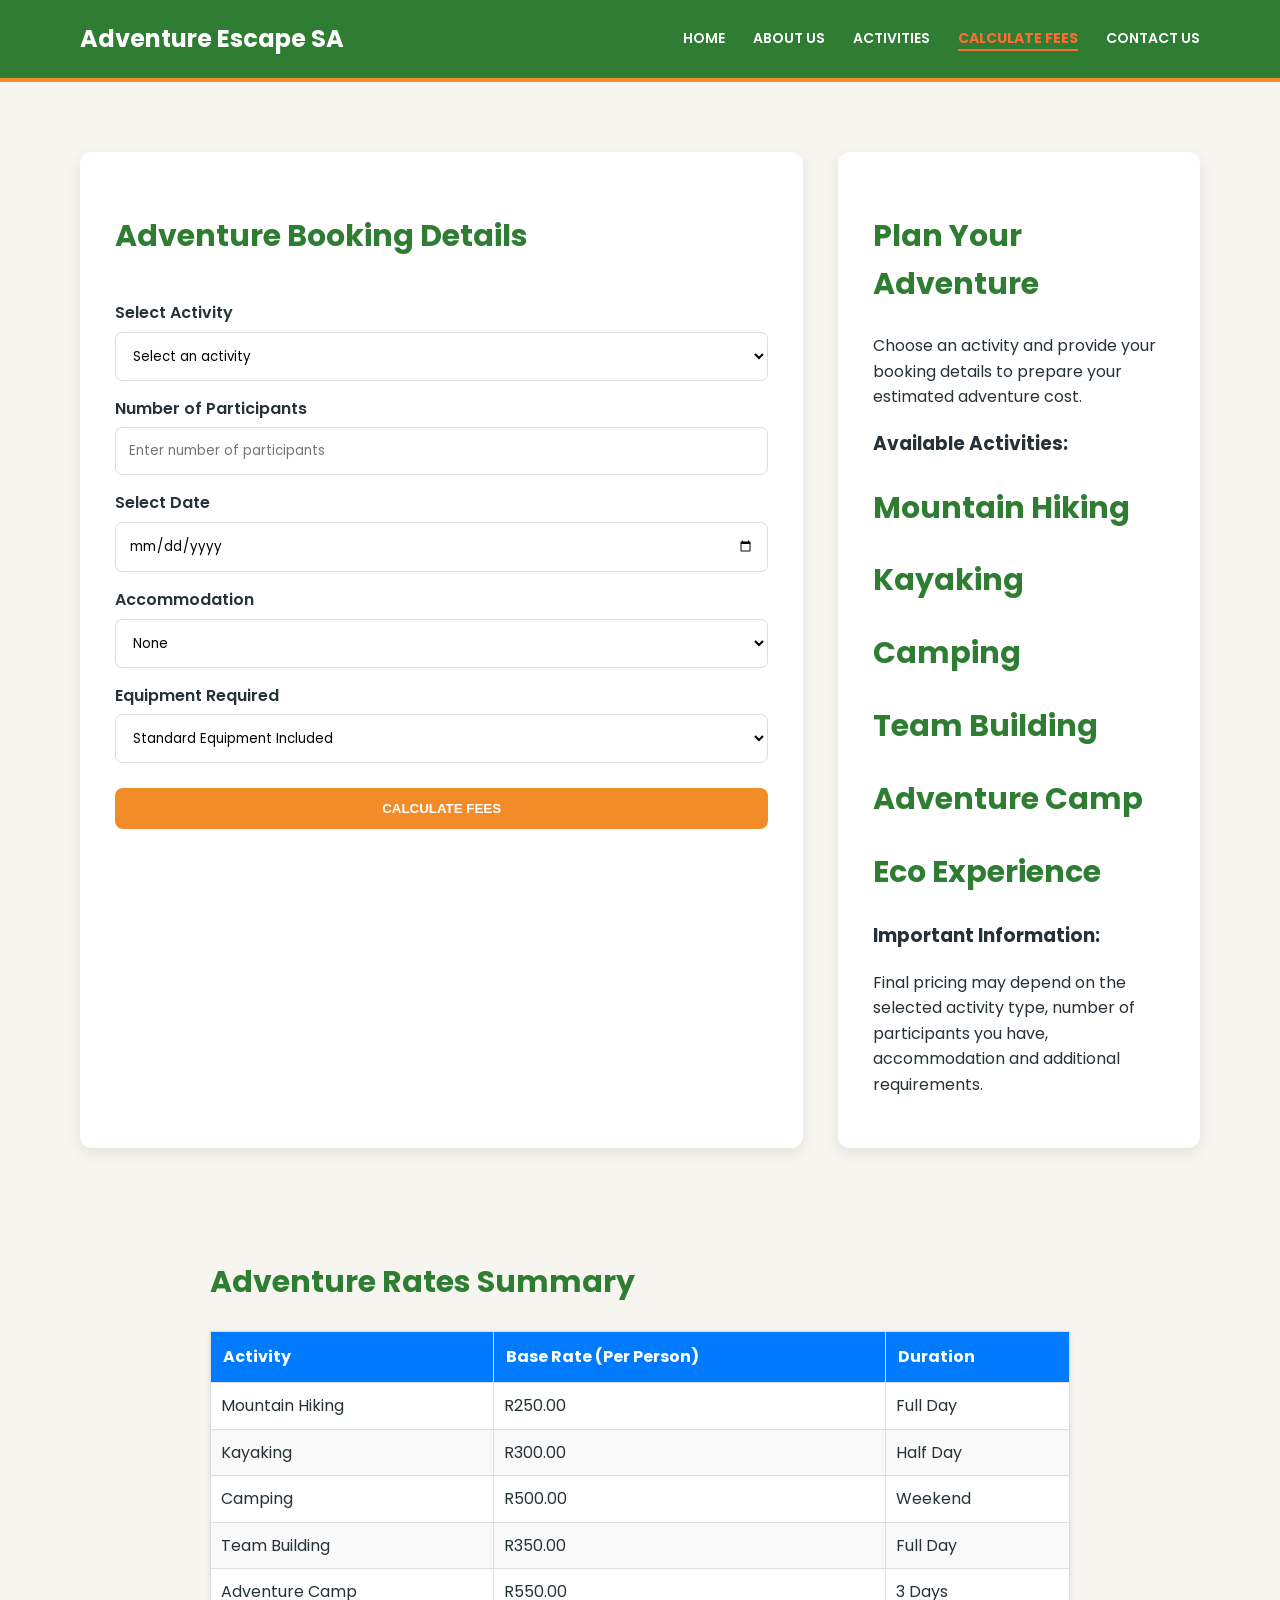
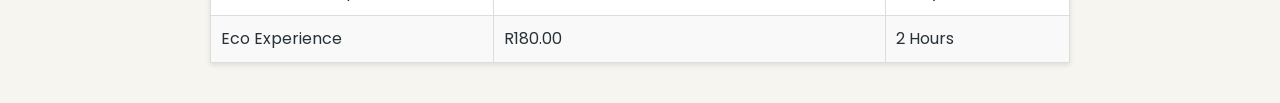
<file: Website/fees.html>
<!DOCTYPE html>
<html lang="en">
<head>
  <meta charset="UTF-8">
  <meta name="viewport" content="width=device-width, initial-scale=1.0">
  <title>Adventure Escape SA | Calculate Fees</title>
  <link rel="stylesheet" href="css/style.css">
  <link rel="preconnect" href="https://fonts.googleapis.com">
  <link rel="preconnect" href="https://fonts.gstatic.com" crossorigin>
  <link href="https://fonts.googleapis.com/css2?family=Poppins:wght@400;500;600;700&display=swap" rel="stylesheet">
</head>
<body>

  <!-- HEADER -->
  <header>
    <nav class="navbar">
      <a href="index.html" class="logo">
        Adventure Escape SA
      </a>
      <div class="nav-links">
        <a href="index.html">HOME</a>
        <a href="about.html">ABOUT US</a>
        <a href="mountain-hiking.html">ACTIVITIES</a>
        <a href="fees.html">CALCULATE FEES</a>
        <a href="contact.html">CONTACT US</a>
      </div>
    </nav>
  </header>

  <!-- MAIN CONTENT -->
  <main>
    <section class="fees-section">
      <div class="fees-card">
        <h2>Adventure Booking Details</h2>

        <form id="fees-form">

          <!-- ACTIVITY DROP-DOWN MENU -->
          <label for="activity">Select Activity</label>
          <select id="activity" name="activity" required>
            <option value="">Select an activity</option>
            <option value="250">Mountain Hiking (R250 p/p)</option>
            <option value="300">Kayaking (R300 p/p)</option>
            <option value="500">Camping (R500 p/p)</option>
            <option value="350">Team Building (R350 p/p)</option>
            <option value="550">Adventure Camp (R550 p/p)</option>
            <option value="180">Eco Experience (R180 p/p)</option>
          </select>

          <!-- PARTICIPANTS -->
          <label for="participants">Number of Participants</label>
          <input 
            type="number" 
            id="participants" 
            name="participants" 
            min="1" 
            placeholder="Enter number of participants" 
            required
          >

          <!-- DATE -->
          <label for="date">Select Date</label>
          <input 
            type="date" 
            id="date" 
            name="date" 
            required
          >

          <!-- ACCOMMODATION -->
          <label for="accommodation">Accommodation</label>
          <select id="accommodation" name="accommodation">
            <option value="0">None</option>
            <option value="200">Standard Accommodation (+R200 p/p)</option>
            <option value="450">Premium Accommodation (+R450 p/p)</option>
          </select>

          <!-- EQUIPMENT -->
          <label for="equipment">Equipment Required</label>
          <select id="equipment" name="equipment">
            <option value="0">Standard Equipment Included</option>
            <option value="100">Additional Equipment (+R100 p/p)</option>
          </select>

          <!-- BUTTON -->
          <button type="submit" class="button">CALCULATE FEES</button>

        </form>

        <!-- CALCULATION DISPLAY CONTAINER WITH ERROR/SUCCESS HANDLING -->
        <div id="fees-result" class="fees-result" style="display: none; margin-top: 25px; padding: 15px; border-radius: 8px; background-color: #f8f9fa; border-left: 4px solid #007bff;">
          <h3 style="margin-top: 0;">Estimated Total</h3>
          <p id="total-price-display" style="font-size: 1.5rem; font-weight: bold; color: #007bff; margin: 10px 0;">R0.00</p>
          <div id="breakdown-details" style="font-size: 0.95rem; line-height: 1.5;"></div>
        </div>

      </div>

      <!-- INFORMATION -->
      <div class="fees-info">
        <div>
          <h2>Plan Your Adventure</h2>
          <p>
            Choose an activity and provide your booking
            details to prepare your estimated adventure cost.
          </p>
          <div class="fees-note">
            <h3>Available Activities:</h3>
            <h2>Mountain Hiking</h2>
            <h2>Kayaking</h2>
            <h2>Camping</h2>
            <h2>Team Building</h2>
            <h2>Adventure Camp</h2>
            <h2>Eco Experience</h2>
          </div>
          <div class="fees-note">
            <h3>Important Information:</h3>
            <p>
              Final pricing may depend on the selected
              activity type, number of participants you have,
              accommodation and additional requirements.
            </p>
          </div>
        </div>
      </div>
    </section>

    <!-- ACTIVITIES PRICING TABLE -->
    <section class="table-section" style="margin: 40px auto; max-width: 900px; padding: 0 20px;">
      <h2>Adventure Rates Summary</h2>
      <table style="width: 100%; border-collapse: collapse; margin-top: 15px; background: #fff; box-shadow: 0 2px 5px rgba(0,0,0,0.1);">
        <thead>
          <tr style="background-color: #007bff; color: white; text-align: left;">
            <th style="padding: 12px; border: 1px solid #ddd;">Activity</th>
            <th style="padding: 12px; border: 1px solid #ddd;">Base Rate (Per Person)</th>
            <th style="padding: 12px; border: 1px solid #ddd;">Duration</th>
          </tr>
        </thead>
        <tbody>
          <tr>
            <td style="padding: 10px; border: 1px solid #ddd;">Mountain Hiking</td>
            <td style="padding: 10px; border: 1px solid #ddd;">R250.00</td>
            <td style="padding: 10px; border: 1px solid #ddd;">Full Day</td>
          </tr>
          <tr style="background-color: #f9f9f9;">
            <td style="padding: 10px; border: 1px solid #ddd;">Kayaking</td>
            <td style="padding: 10px; border: 1px solid #ddd;">R300.00</td>
            <td style="padding: 10px; border: 1px solid #ddd;">Half Day</td>
          </tr>
          <tr>
            <td style="padding: 10px; border: 1px solid #ddd;">Camping</td>
            <td style="padding: 10px; border: 1px solid #ddd;">R500.00</td>
            <td style="padding: 10px; border: 1px solid #ddd;">Weekend</td>
          </tr>
          <tr style="background-color: #f9f9f9;">
            <td style="padding: 10px; border: 1px solid #ddd;">Team Building</td>
            <td style="padding: 10px; border: 1px solid #ddd;">R350.00</td>
            <td style="padding: 10px; border: 1px solid #ddd;">Full Day</td>
          </tr>
          <tr>
            <td style="padding: 10px; border: 1px solid #ddd;">Adventure Camp</td>
            <td style="padding: 10px; border: 1px solid #ddd;">R550.00</td>
            <td style="padding: 10px; border: 1px solid #ddd;">3 Days</td>
          </tr>
          <tr style="background-color: #f9f9f9;">
            <td style="padding: 10px; border: 1px solid #ddd;">Eco Experience</td>
            <td style="padding: 10px; border: 1px solid #ddd;">R180.00</td>
            <td style="padding: 10px; border: 1px solid #ddd;">2 Hours</td>
          </tr>
        </tbody>
      </table>
    </section>
  </main>

  <!-- SCRIPT LINK -->
  <script src="js/script.js"></script>
</body>
</html>
</file>
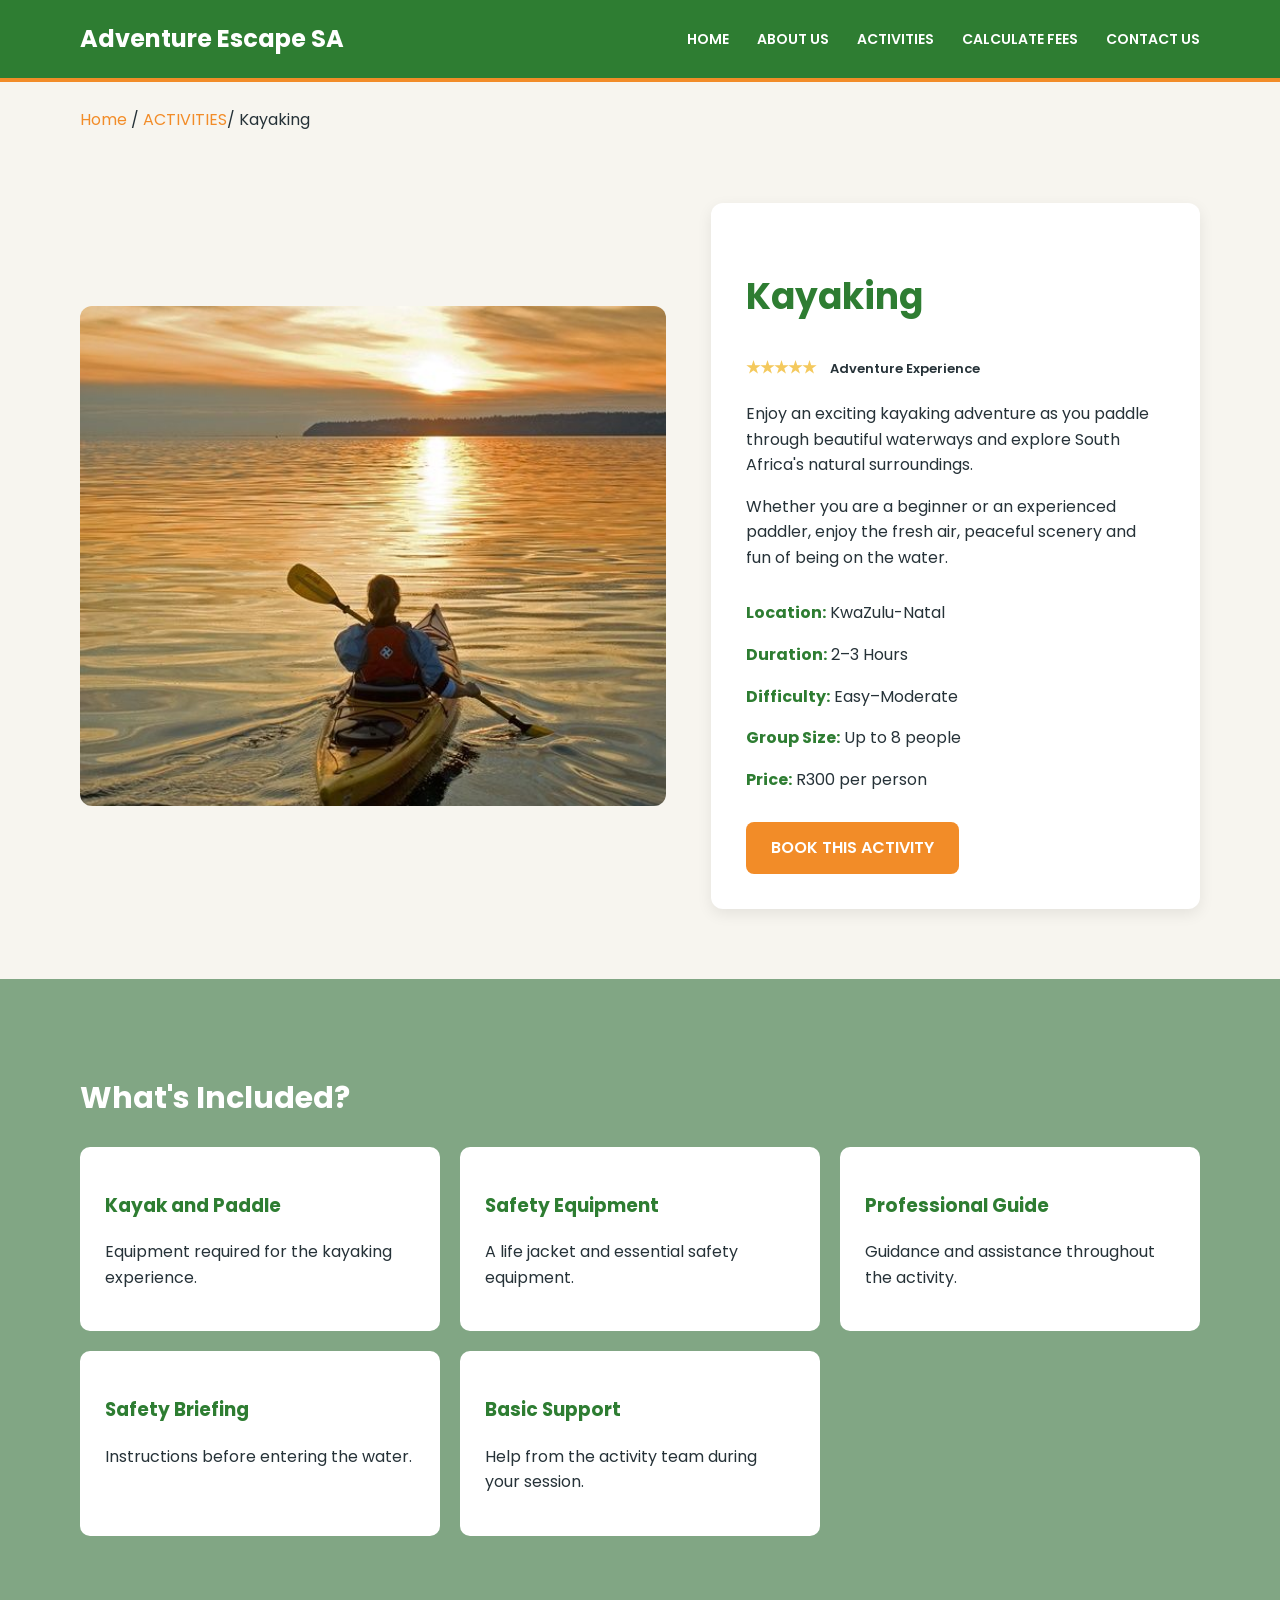
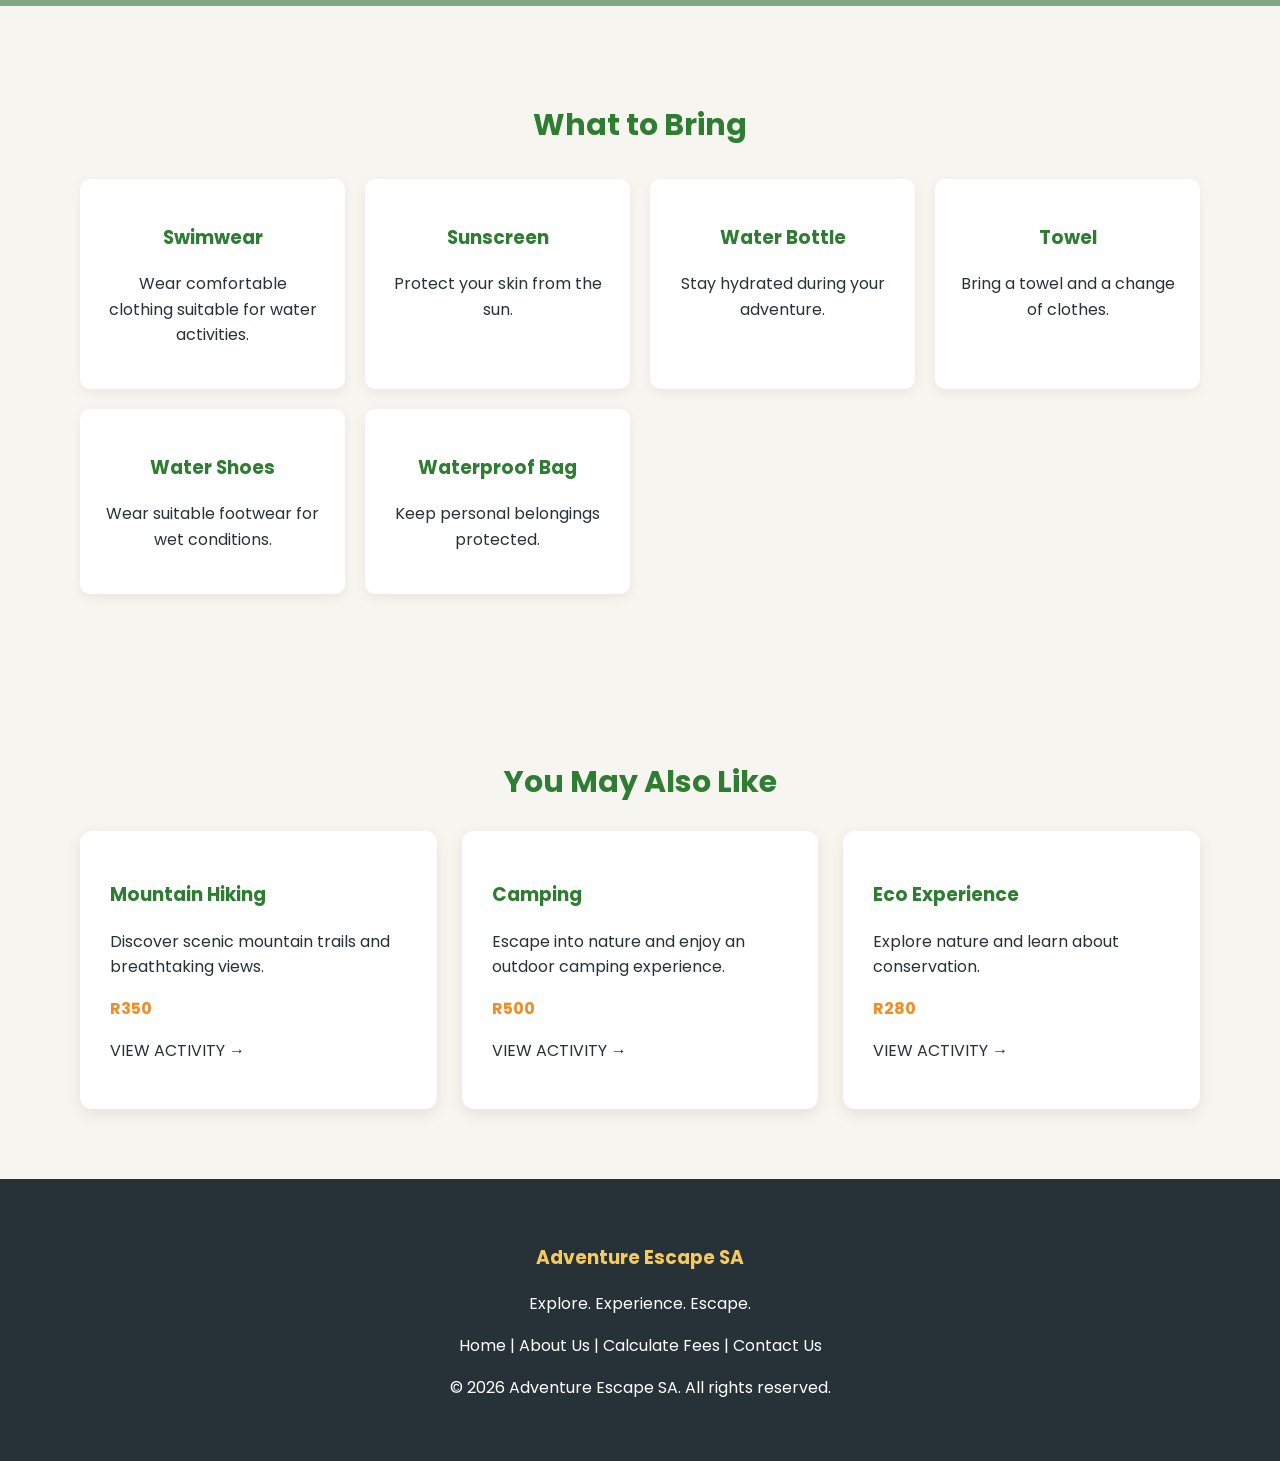
<file: Website/kayaking.html>
<!DOCTYPE html>
<html lang="en">
<head>
    <meta charset="UTF-8">
    <meta name="viewport" content="width=device-width, initial-scale=1.0">
    <title>Kayaking | Adventure Escape SA</title>
    <link rel="stylesheet" href="css/style.css">
    <link rel="preconnect" href="https://fonts.googleapis.com">
    <link rel="preconnect" href="https://fonts.gstatic.com" crossorigin>
    <link href="https://fonts.googleapis.com/css2?family=Poppins:wght@400;500;600;700&display=swap" rel="stylesheet">
</head>
<body>

<header>
    <nav class="navbar">
        <a href="index.html" class="logo">Adventure Escape SA</a>
        <nav class="nav-links">
            <a href="index.html">HOME</a>
            <a href="about.html">ABOUT US</a>
            <a href="activities.html">ACTIVITIES</a>
            <a href="fees.html">CALCULATE FEES</a>
            <a href="contact.html">CONTACT US</a>
        </nav>
        </nav>
</header>

<main>
    <div class="breadcrumb">
        <a href="index.html">Home</a> /
        <a href="activities.html">ACTIVITIES</a>/
        Kayaking
    </div>

    <section class="activity-detail">
        <div class="activity-image">
            <img src="images/kayaking.jpg" alt="Kayaking on the water">
        </div>

        <div class="activity-information">
            <h1>Kayaking</h1>
            <div class="rating">
    ★★★★★
    <span>Adventure Experience</span>
</div>
            <p>Enjoy an exciting kayaking adventure as you paddle through beautiful waterways and explore South Africa's natural surroundings.</p>

            <p>Whether you are a beginner or an experienced paddler, enjoy the fresh air, peaceful scenery and fun of being on the water.</p>

            <div class="activity-details">
                <p><strong>Location:</strong> KwaZulu-Natal</p>
                <p><strong>Duration:</strong> 2–3 Hours</p>
                <p><strong>Difficulty:</strong> Easy–Moderate</p>
                <p><strong>Group Size:</strong> Up to 8 people</p>
                <p><strong>Price:</strong> R300 per person</p>
            </div>

            <a href="fees.html" class="button">BOOK THIS ACTIVITY</a>
        </div>
    </section>

    <section class="included-section">
        <h2>What's Included?</h2>
        <div class="included-grid">
            <article class="included-card"><h3>Kayak and Paddle</h3><p>Equipment required for the kayaking experience.</p></article>
            <article class="included-card"><h3>Safety Equipment</h3><p>A life jacket and essential safety equipment.</p></article>
            <article class="included-card"><h3>Professional Guide</h3><p>Guidance and assistance throughout the activity.</p></article>
            <article class="included-card"><h3>Safety Briefing</h3><p>Instructions before entering the water.</p></article>
            <article class="included-card"><h3>Basic Support</h3><p>Help from the activity team during your session.</p></article>
        </div>
    </section>

    <section class="bring-section">
        <h2>What to Bring</h2>
        <div class="bring-grid">
            <article class="bring-card"><h3>Swimwear</h3><p>Wear comfortable clothing suitable for water activities.</p></article>
            <article class="bring-card"><h3>Sunscreen</h3><p>Protect your skin from the sun.</p></article>
            <article class="bring-card"><h3>Water Bottle</h3><p>Stay hydrated during your adventure.</p></article>
            <article class="bring-card"><h3>Towel</h3><p>Bring a towel and a change of clothes.</p></article>
            <article class="bring-card"><h3>Water Shoes</h3><p>Wear suitable footwear for wet conditions.</p></article>
            <article class="bring-card"><h3>Waterproof Bag</h3><p>Keep personal belongings protected.</p></article>
        </div>
    </section>

    <section class="related-section">
        <h2>You May Also Like</h2>
        <div class="related-grid">
            <article class="related-card"><h3>Mountain Hiking</h3><p>Discover scenic mountain trails and breathtaking views.</p><strong>R350</strong><p><a href="mountain-hiking.html">VIEW ACTIVITY →</a></p></article>
            <article class="related-card"><h3>Camping</h3><p>Escape into nature and enjoy an outdoor camping experience.</p><strong>R500</strong><p><a href="camping.html">VIEW ACTIVITY →</a></p></article>
            <article class="related-card"><h3>Eco Experience</h3><p>Explore nature and learn about conservation.</p><strong>R280</strong><p><a href="eco-experience.html">VIEW ACTIVITY →</a></p></article>
        </div>
    </section>
</main>

<footer class="site-footer">
    <h3>Adventure Escape SA</h3>
    <p>Explore. Experience. Escape.</p>
    <p><a href="index.html">Home</a> | <a href="about.html">About Us</a> | <a href="fees.html">Calculate Fees</a> | <a href="contact.html">Contact Us</a></p>
    <p>&copy; 2026 Adventure Escape SA. All rights reserved.</p>
</footer>
<script src="js/script.js"></script>

</body>
</html>
</file>
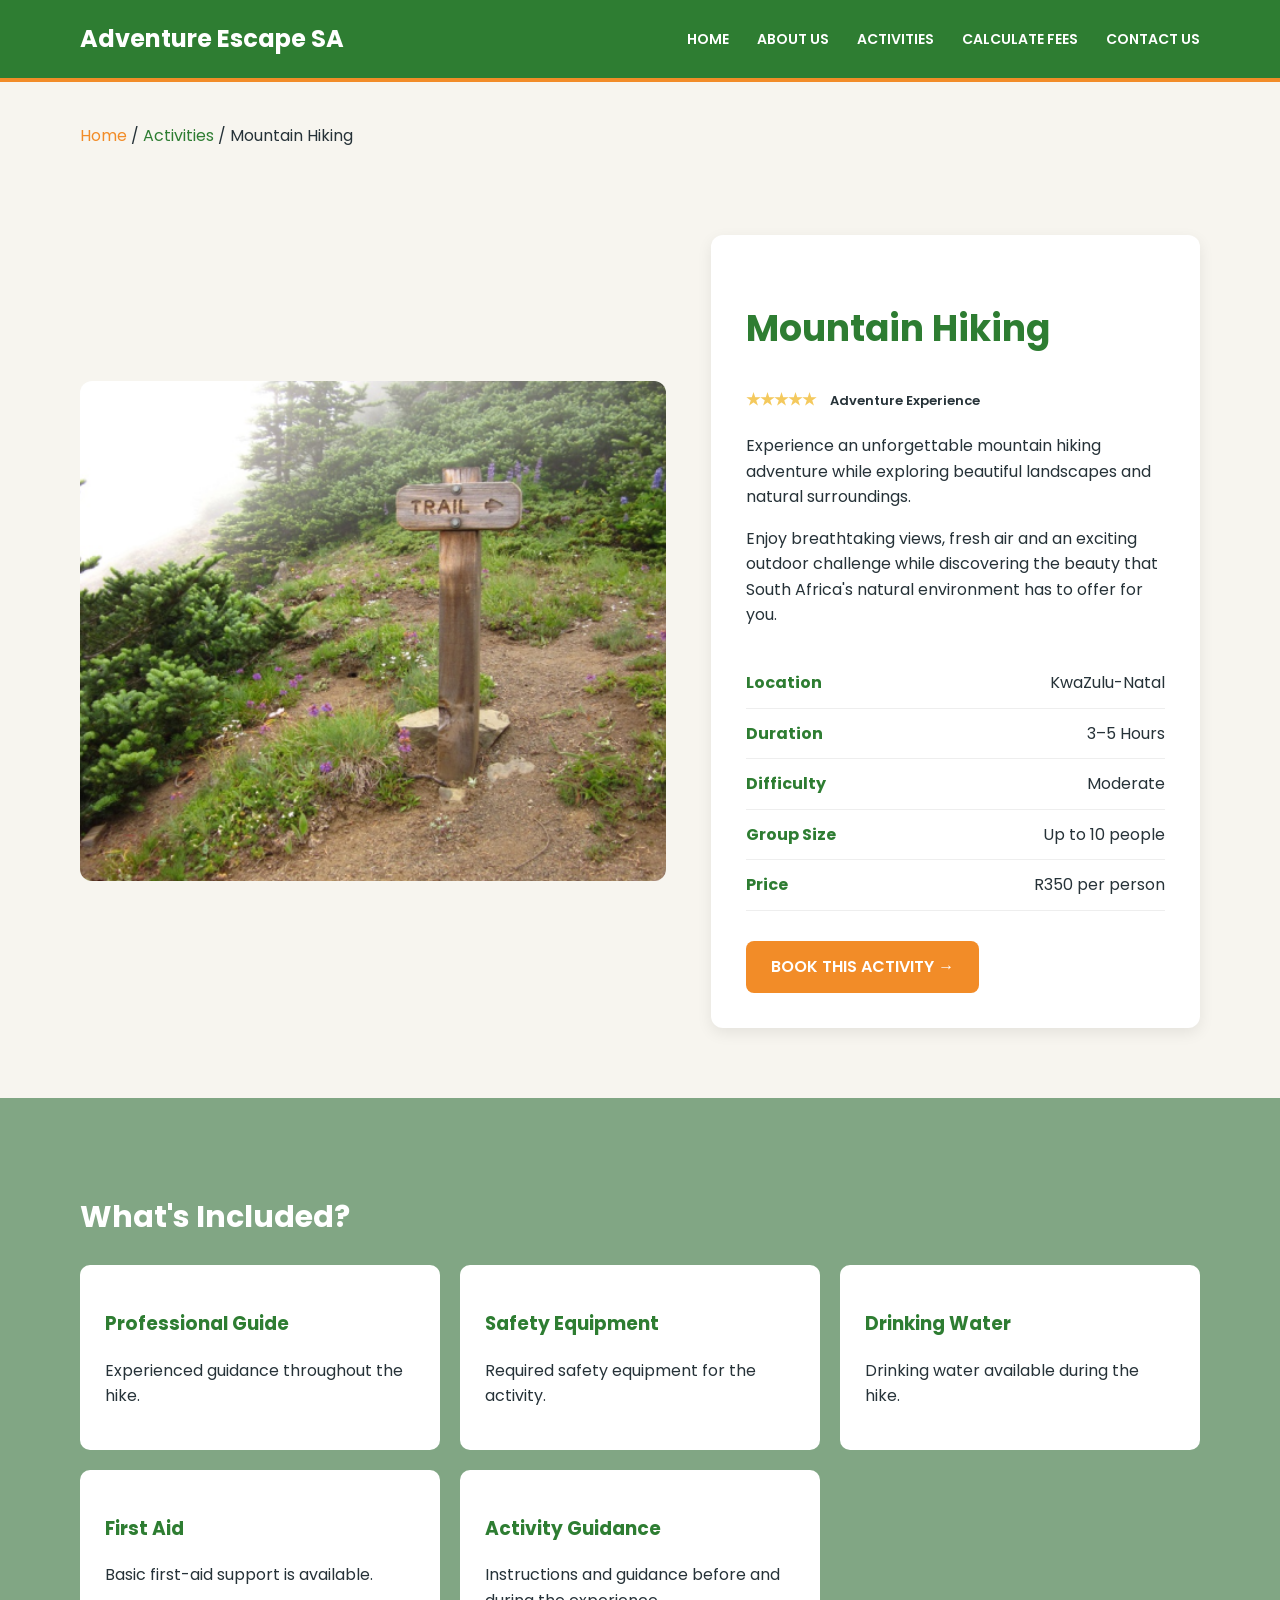
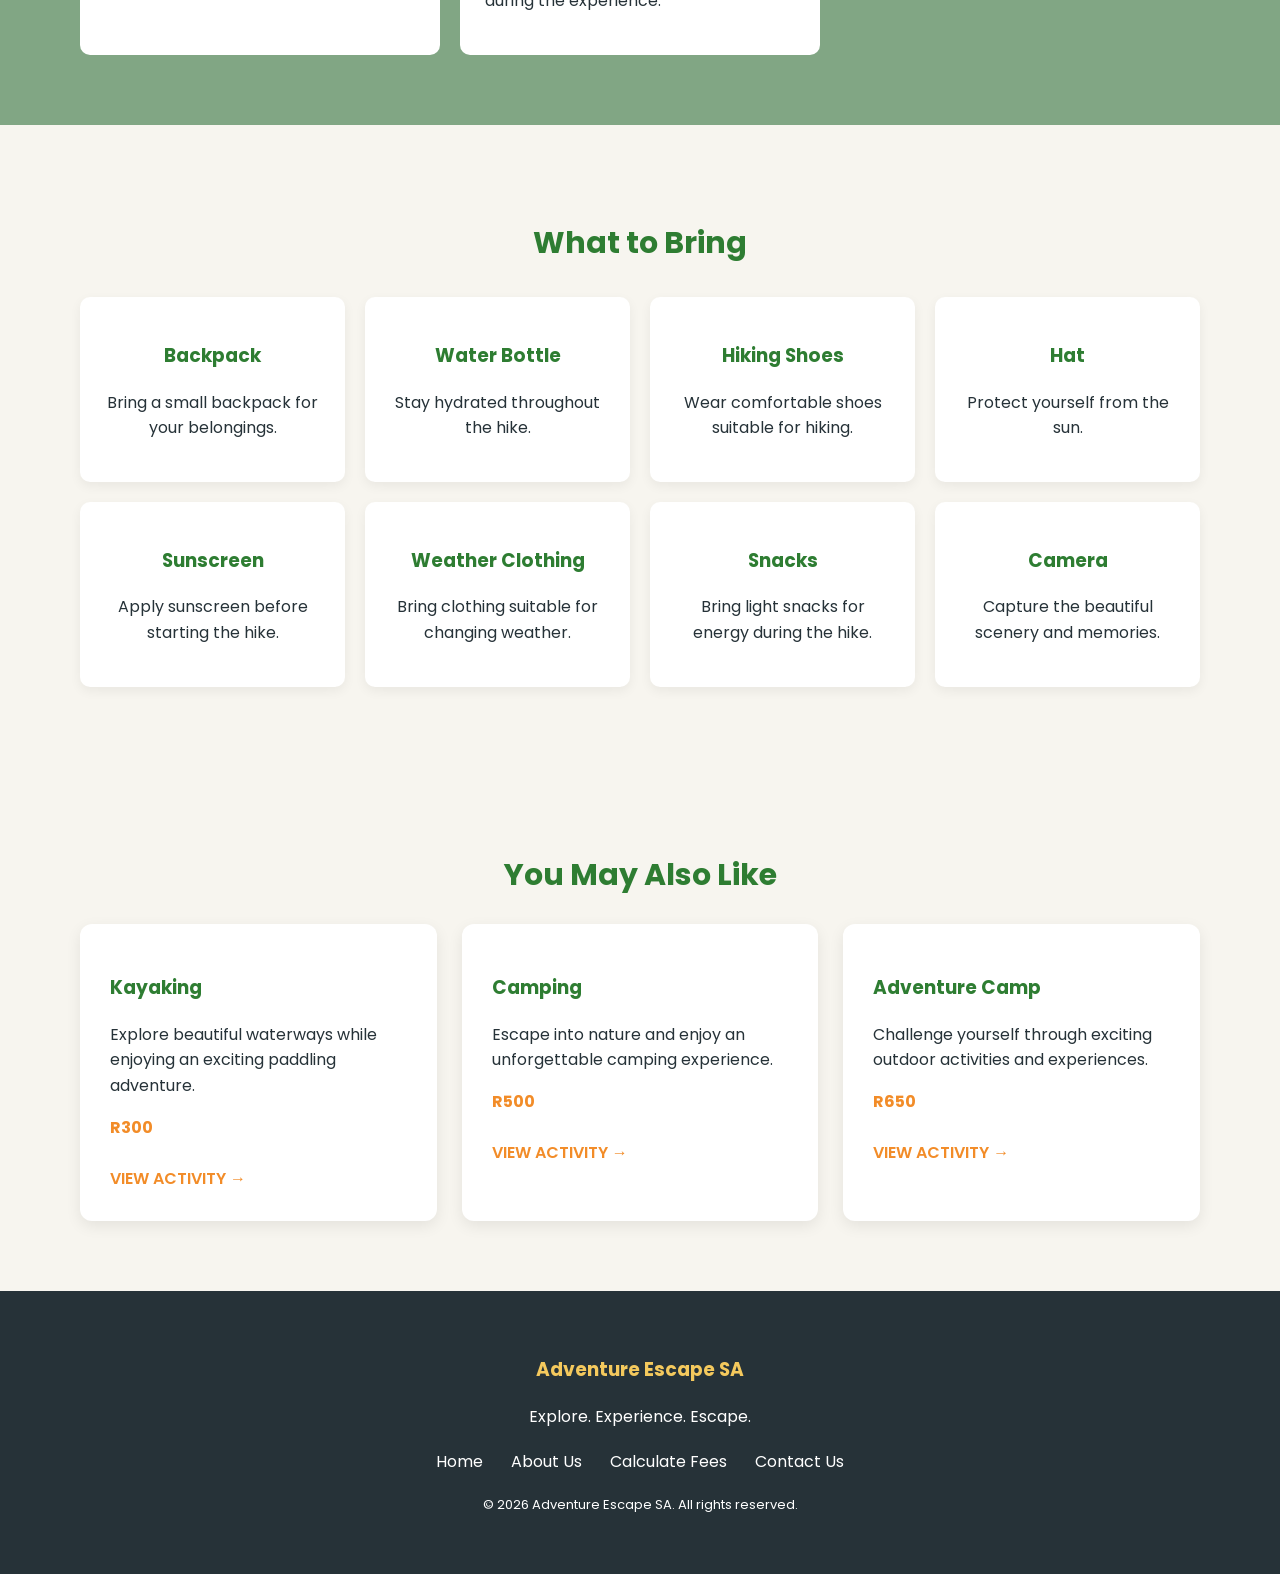
<file: Website/mountain-hiking.html>
<!DOCTYPE html>
<html lang="en">

<head>
    <meta charset="UTF-8">
    <meta name="viewport" content="width=device-width, initial-scale=1.0">

    <title>Adventure Escape SA | Mountain Hiking</title>

    <link rel="stylesheet" href="css/style.css">

    <link rel="preconnect" href="https://fonts.googleapis.com">
    <link rel="preconnect" href="https://fonts.gstatic.com" crossorigin>
    <link href="https://fonts.googleapis.com/css2?family=Poppins:wght@400;500;600;700&display=swap" rel="stylesheet">
</head>

<body>

    <!-- HEADER -->
    <header>
        <nav class="navbar">

            <a href="index.html" class="logo">
                Adventure Escape SA
            </a>

            <div class="nav-links">
                <a href="index.html">HOME</a>
                <a href="about.html">ABOUT US</a>
                <a href="activities.html">ACTIVITIES</a>
                <a href="fees.html">CALCULATE FEES</a>
                <a href="contact.html">CONTACT US</a>
            </div>

        </nav>
    </header>


    <main>

        <!-- BREADCRUMB -->
        <section class="breadcrumb">

            <p>
                <a href="index.html">Home</a>
                /
                <span>Activities</span>
                /
                Mountain Hiking
            </p>

        </section>


        <!-- ACTIVITY INTRO -->
        <section class="activity-detail">

            <div class="activity-image">

                <img
                    src="images/mountain-hiking.jpg"
                    alt="Mountain hiking adventure"
                >

            </div>


            <div class="activity-information">

                <h1>Mountain Hiking</h1>

                <div class="rating">
                    ★★★★★
                    <span>Adventure Experience</span>
                </div>

                <p>
                    Experience an unforgettable mountain hiking
                    adventure while exploring beautiful landscapes
                    and natural surroundings.
                </p>

                <p>
                    Enjoy breathtaking views, fresh air and an
                    exciting outdoor challenge while discovering
                    the beauty that South Africa's natural environment has to offer for you.
                </p>


                <!-- DETAILS -->
                <div class="activity-details">

                    <div>
                        <strong>Location</strong>
                        <span>KwaZulu-Natal</span>
                    </div>

                    <div>
                        <strong>Duration</strong>
                        <span>3–5 Hours</span>
                    </div>

                    <div>
                        <strong>Difficulty</strong>
                        <span>Moderate</span>
                    </div>

                    <div>
                        <strong>Group Size</strong>
                        <span>Up to 10 people</span>
                    </div>

                    <div>
                        <strong>Price</strong>
                        <span>R350 per person</span>
                    </div>

                </div>


                <a href="fees.html" class="button">
                    BOOK THIS ACTIVITY →
                </a>

            </div>

        </section>


        <!-- WHAT'S INCLUDED -->
        <section class="included-section">

            <h2>What's Included?</h2>

            <div class="included-grid">

                <div class="included-card">
                    <h3>Professional Guide</h3>
                    <p>
                        Experienced guidance throughout the hike.
                    </p>
                </div>

                <div class="included-card">
                    <h3>Safety Equipment</h3>
                    <p>
                        Required safety equipment for the activity.
                    </p>
                </div>

                <div class="included-card">
                    <h3>Drinking Water</h3>
                    <p>
                        Drinking water available during the hike.
                    </p>
                </div>

                <div class="included-card">
                    <h3>First Aid</h3>
                    <p>
                        Basic first-aid support is available.
                    </p>
                </div>

                <div class="included-card">
                    <h3>Activity Guidance</h3>
                    <p>
                        Instructions and guidance before and
                        during the experience.
                    </p>
                </div>

            </div>

        </section>


        <!-- WHAT TO BRING -->
        <section class="bring-section">

            <h2>What to Bring</h2>

            <div class="bring-grid">

                <div class="bring-card">
                    <h3>Backpack</h3>
                    <p>Bring a small backpack for your belongings.</p>
                </div>

                <div class="bring-card">
                    <h3>Water Bottle</h3>
                    <p>Stay hydrated throughout the hike.</p>
                </div>

                <div class="bring-card">
                    <h3>Hiking Shoes</h3>
                    <p>Wear comfortable shoes suitable for hiking.</p>
                </div>

                <div class="bring-card">
                    <h3>Hat</h3>
                    <p>Protect yourself from the sun.</p>
                </div>

                <div class="bring-card">
                    <h3>Sunscreen</h3>
                    <p>Apply sunscreen before starting the hike.</p>
                </div>

                <div class="bring-card">
                    <h3>Weather Clothing</h3>
                    <p>Bring clothing suitable for changing weather.</p>
                </div>

                <div class="bring-card">
                    <h3>Snacks</h3>
                    <p>Bring light snacks for energy during the hike.</p>
                </div>

                <div class="bring-card">
                    <h3>Camera</h3>
                    <p>Capture the beautiful scenery and memories.</p>
                </div>

            </div>

        </section>


        <!-- RELATED ACTIVITIES -->
        <section class="related-section">

            <h2>You May Also Like</h2>

            <div class="related-grid">

                <div class="related-card">

                    <h3>Kayaking</h3>

                    <p>
                        Explore beautiful waterways while
                        enjoying an exciting paddling adventure.
                    </p>

                    <strong>R300</strong>

                    <br><br>

                    <a href="fees.html" class="card-link">
                        VIEW ACTIVITY →
                    </a>

                </div>


                <div class="related-card">

                    <h3>Camping</h3>

                    <p>
                        Escape into nature and enjoy an
                        unforgettable camping experience.
                    </p>

                    <strong>R500</strong>

                    <br><br>

                    <a href="fees.html" class="card-link">
                        VIEW ACTIVITY →
                    </a>

                </div>


                <div class="related-card">

                    <h3>Adventure Camp</h3>

                    <p>
                        Challenge yourself through exciting
                        outdoor activities and experiences.
                    </p>

                    <strong>R650</strong>

                    <br><br>

                    <a href="fees.html" class="card-link">
                        VIEW ACTIVITY →
                    </a>

                </div>

            </div>

        </section>

    </main>


    <!-- FOOTER -->
    <footer>

        <h3>Adventure Escape SA</h3>

        <p>Explore. Experience. Escape.</p>

        <div class="footer-links">

            <a href="index.html">Home</a>
            <a href="about.html">About Us</a>
            <a href="fees.html">Calculate Fees</a>
            <a href="contact.html">Contact Us</a>

        </div>

        <p class="copyright">
            © 2026 Adventure Escape SA. All rights reserved.
        </p>

    </footer>
    <script src="js/script.js"></script>

</body>
</html>
</file>
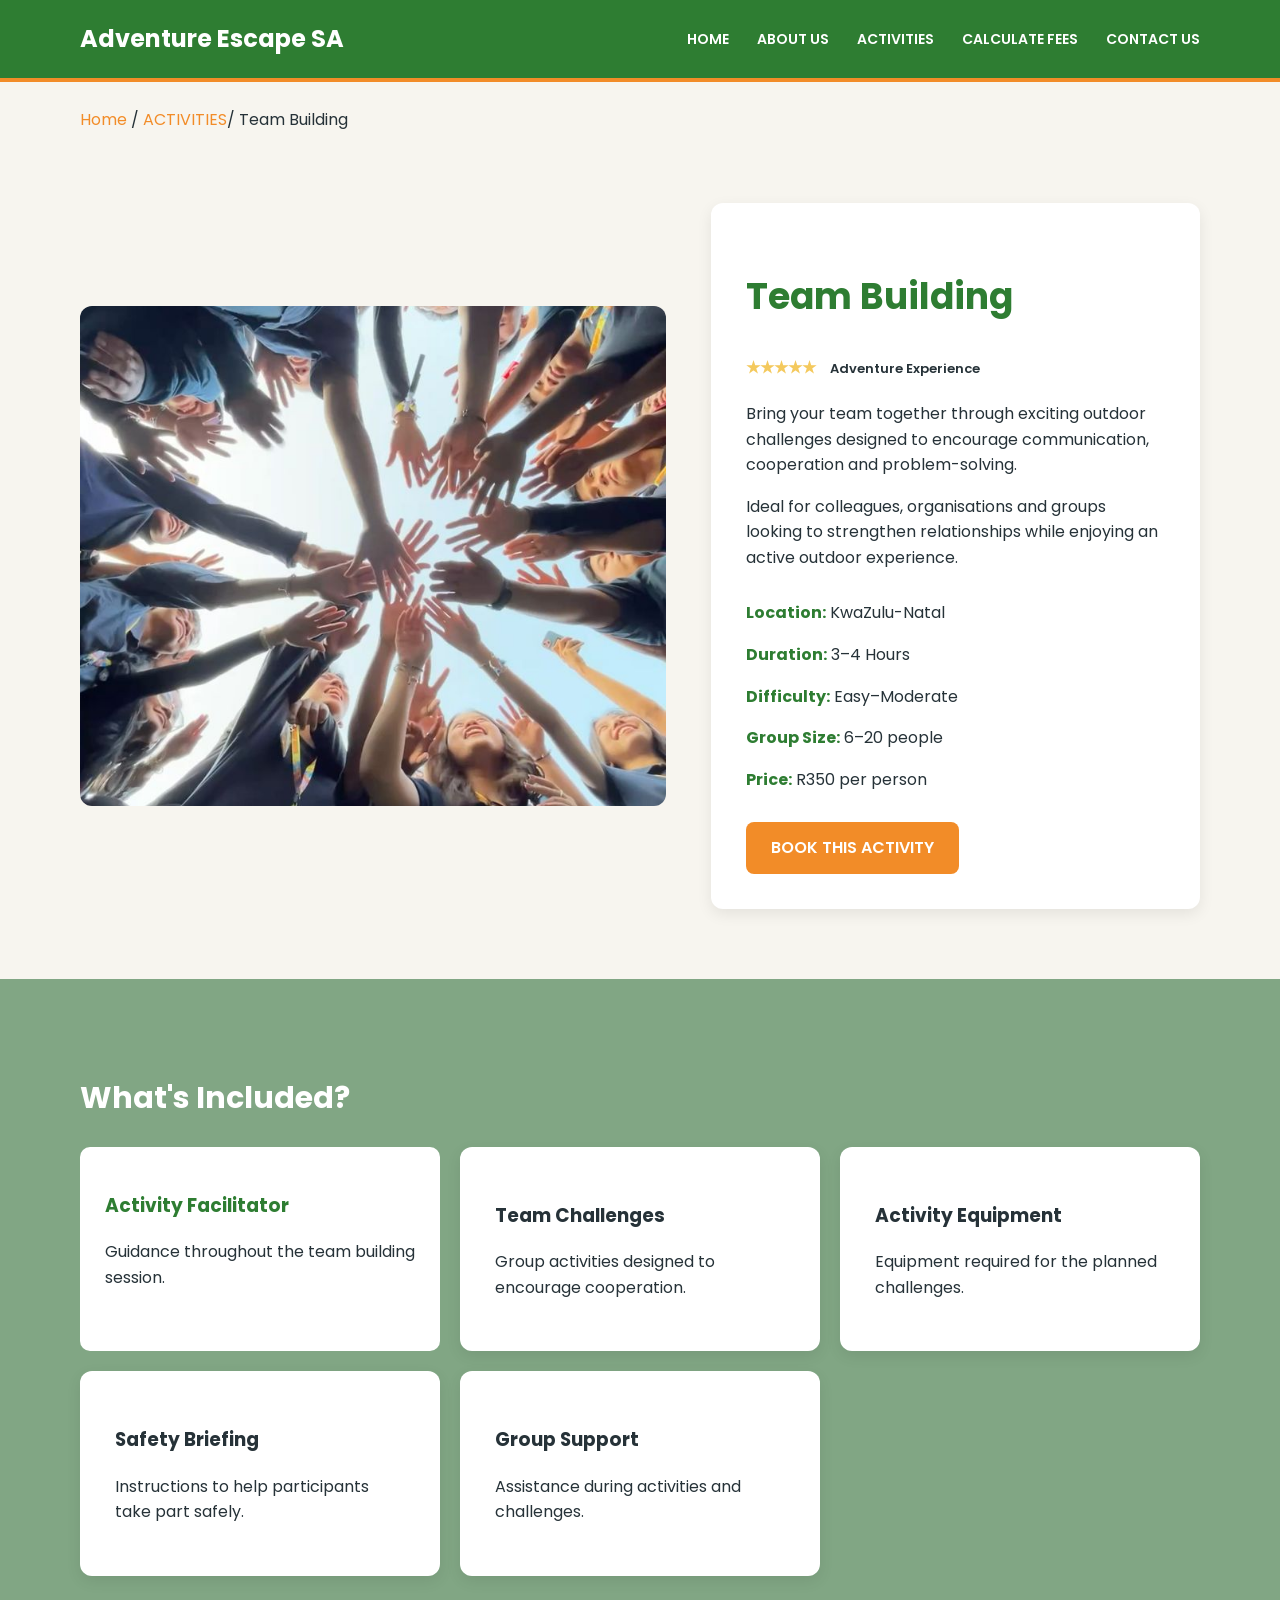
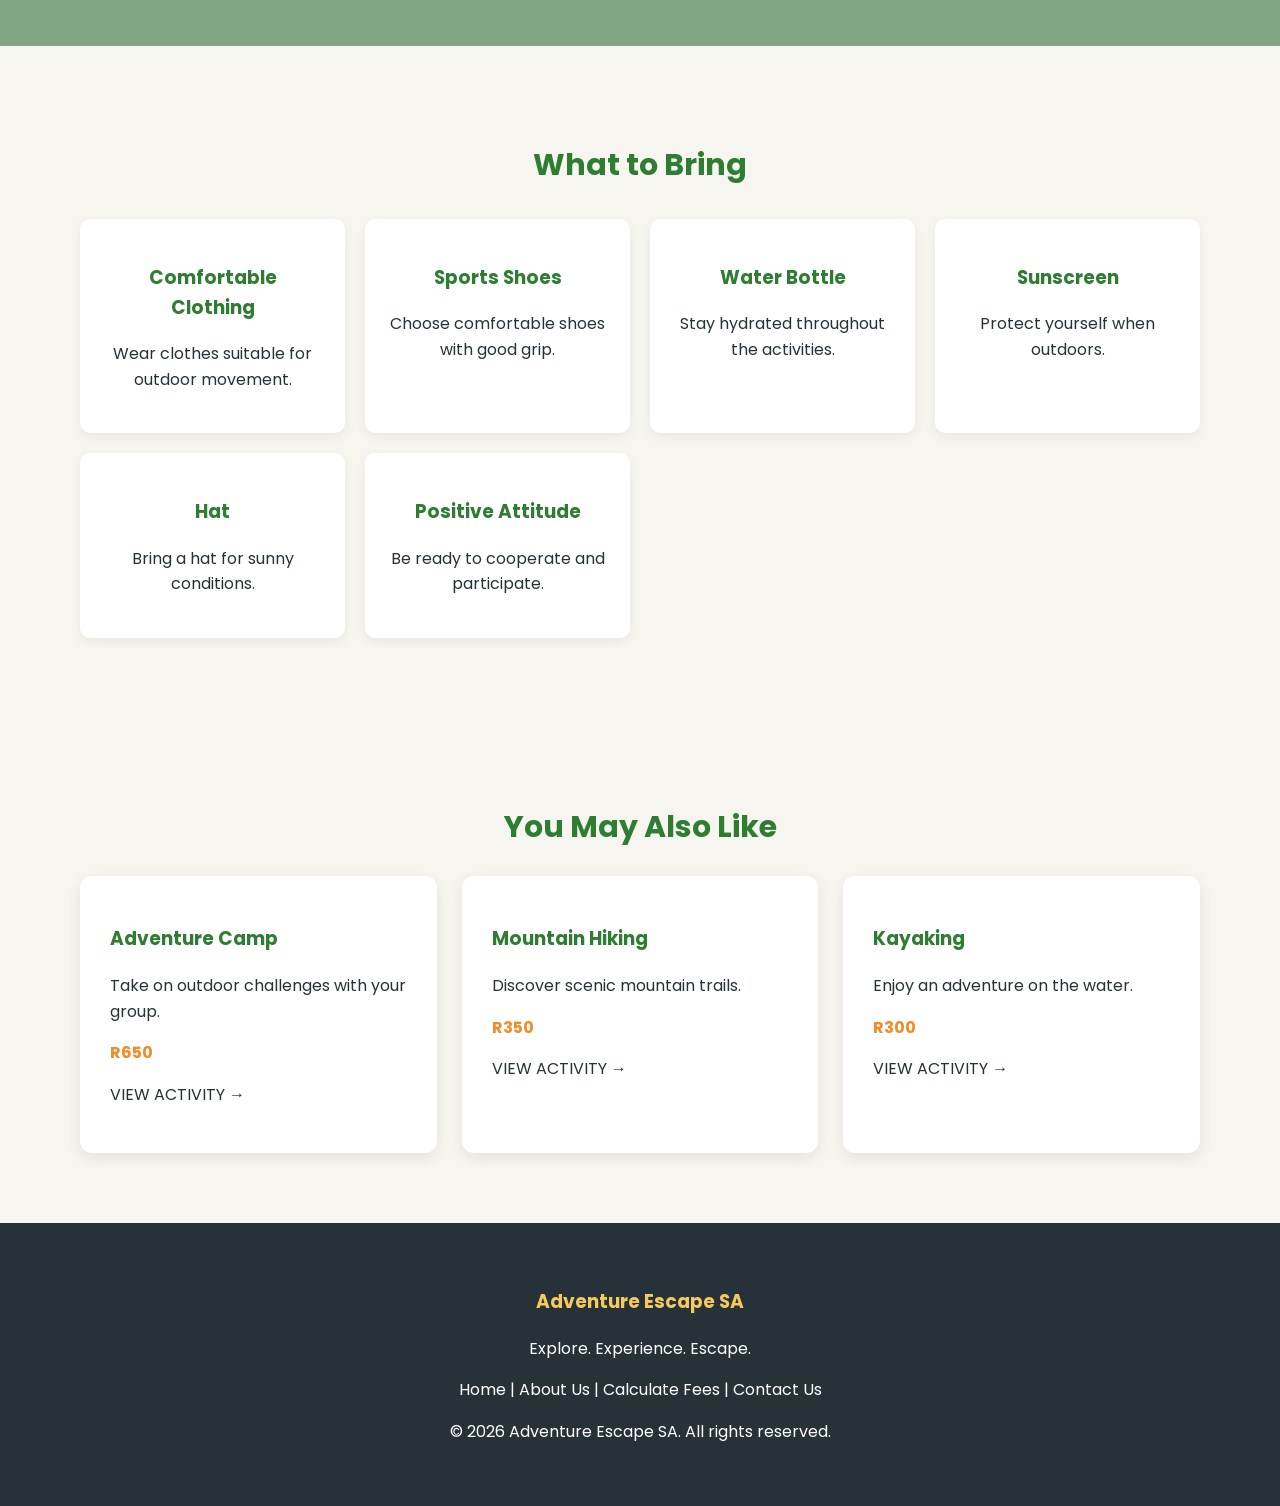
<file: Website/team-building.html>
<!DOCTYPE html>
<html lang="en">
<head>
    <meta charset="UTF-8">
    <meta name="viewport" content="width=device-width, initial-scale=1.0">
    <title>Team Building | Adventure Escape SA</title>
    <link rel="stylesheet" href="css/style.css">
    <link rel="preconnect" href="https://fonts.googleapis.com">
    <link rel="preconnect" href="https://fonts.gstatic.com" crossorigin>
    <link href="https://fonts.googleapis.com/css2?family=Poppins:wght@400;500;600;700&display=swap" rel="stylesheet">
</head>
<body>

<header>
    <nav class="navbar">
        <a href="index.html" class="logo">Adventure Escape SA</a>
        <nav class="nav-links">
            <a href="index.html">HOME</a>
            <a href="about.html">ABOUT US</a>
            <a href="activities.html">ACTIVITIES</a>
            <a href="fees.html">CALCULATE FEES</a>
            <a href="contact.html">CONTACT US</a>
        </nav>
        </nav>
</header>

<main>
    <div class="breadcrumb">
        <a href="index.html">Home</a> /
       <a href="activities.html">ACTIVITIES</a>/
        Team Building
    </div>

    <section class="activity-detail">
        <div class="activity-image">
            <img src="images/team-building.jpg" alt="People taking part in an outdoor team building activity">
        </div>

        <div class="activity-information">
            <h1>Team Building</h1>
            <div class="rating">
    ★★★★★
    <span>Adventure Experience</span>
</div>

            <p>Bring your team together through exciting outdoor challenges designed to encourage communication, cooperation and problem-solving.</p>

            <p>Ideal for colleagues, organisations and groups looking to strengthen relationships while enjoying an active outdoor experience.</p>

            <div class="activity-details">
                <p><strong>Location:</strong> KwaZulu-Natal</p>
                <p><strong>Duration:</strong> 3–4 Hours</p>
                <p><strong>Difficulty:</strong> Easy–Moderate</p>
                <p><strong>Group Size:</strong> 6–20 people</p>
                <p><strong>Price:</strong> R350 per person</p>
            </div>

            <a href="fees.html" class="button">BOOK THIS ACTIVITY</a>
        </div>
    </section>

    <section class="included-section">
        <h2>What's Included?</h2>
        <div class="included-grid">
            <article class="included-card"><h3>Activity Facilitator</h3><p>Guidance throughout the team building session.</p></article>
            <article class="info-card"><h3>Team Challenges</h3><p>Group activities designed to encourage cooperation.</p></article>
            <article class="info-card"><h3>Activity Equipment</h3><p>Equipment required for the planned challenges.</p></article>
            <article class="info-card"><h3>Safety Briefing</h3><p>Instructions to help participants take part safely.</p></article>
            <article class="info-card"><h3>Group Support</h3><p>Assistance during activities and challenges.</p></article>
        </div>
    </section>

    <section class="bring-section">
        <h2>What to Bring</h2>
        <div class="bring-grid">
            <article class="bring-card"><h3>Comfortable Clothing</h3><p>Wear clothes suitable for outdoor movement.</p></article>
            <article class="bring-card"><h3>Sports Shoes</h3><p>Choose comfortable shoes with good grip.</p></article>
            <article class="bring-card"><h3>Water Bottle</h3><p>Stay hydrated throughout the activities.</p></article>
            <article class="bring-card"><h3>Sunscreen</h3><p>Protect yourself when outdoors.</p></article>
            <article class="bring-card"><h3>Hat</h3><p>Bring a hat for sunny conditions.</p></article>
            <article class="bring-card"><h3>Positive Attitude</h3><p>Be ready to cooperate and participate.</p></article>
        </div>
    </section>

    <section class="related-section">
        <h2>You May Also Like</h2>
        <div class="related-grid">
            <article class="related-card"><h3>Adventure Camp</h3><p>Take on outdoor challenges with your group.</p><strong>R650</strong><p><a href="adventure-camp.html">VIEW ACTIVITY →</a></p></article>
            <article class="related-card"><h3>Mountain Hiking</h3><p>Discover scenic mountain trails.</p><strong>R350</strong><p><a href="mountain-hiking.html">VIEW ACTIVITY →</a></p></article>
            <article class="related-card"><h3>Kayaking</h3><p>Enjoy an adventure on the water.</p><strong>R300</strong><p><a href="kayaking.html">VIEW ACTIVITY →</a></p></article>
        </div>
    </section>
</main>

<footer class="site-footer">
    <h3>Adventure Escape SA</h3>
    <p>Explore. Experience. Escape.</p>
    <p><a href="index.html">Home</a> | <a href="about.html">About Us</a> | <a href="fees.html">Calculate Fees</a> | <a href="contact.html">Contact Us</a></p>
    <p>&copy; 2026 Adventure Escape SA. All rights reserved.</p>
</footer>
<script src="js/script.js"></script>

</body>
</html>
</file>
<file: Website/css/style.css>
:root {
    --forest-green: #2E7D32;
    --sage-green: #81A684;
    --adventure-orange: #F28C28;
    --golden-sand: #F4C95D;
    --off-white: #F7F5EF;
    --charcoal: #263238;
    --white: #FFFFFF;
}




* {
    box-sizing: border-box;
}

html {
    scroll-behavior: smooth;
}

body {
    margin: 0;
    font-family: "Poppins", sans-serif;
    background-color: var(--off-white);
    color: var(--charcoal);
    line-height: 1.6;
}

img {
    max-width: 100%;
    display: block;
}

a {
    text-decoration: none;
    color: inherit;
}



  


header {
    background-color: var(--forest-green);
    border-bottom: 4px solid var(--adventure-orange);
}

.navbar {
    max-width: 1200px;
    margin: auto;
    padding: 20px 40px;

    display: flex;
    justify-content: space-between;
    align-items: center;
}

.logo {
    color: var(--white);
    font-size: 24px;
    font-weight: 700;
}

.nav-links {
    display: flex;
    gap: 28px;
}

.nav-links a {
    color: var(--white);
    font-size: 14px;
    font-weight: 600;
    transition: 0.3s;
}

.nav-links a:hover {
    color: var(--golden-sand);
}


/* =========================================
   BUTTON
========================================= */

.button {
    display: inline-block;
    background-color: var(--adventure-orange);
    color: var(--white);

    padding: 13px 25px;

    border-radius: 8px;

    font-weight: 600;

    border: none;

    cursor: pointer;

    transition: 0.3s;
}

.button:hover {
    background-color: var(--golden-sand);
    color: var(--charcoal);
}


/* =========================================
   HERO
========================================= */

.hero {
    min-height: 550px;

    background:
        linear-gradient(
            rgba(46, 125, 50, 0.55),
            rgba(38, 50, 56, 0.65)
        ),
        url("../images/home.jpg");

    background-size: cover;
    background-position: center;

    display: flex;
    justify-content: center;
    align-items: center;

    text-align: center;
}

.hero-content {
    max-width: 750px;
    padding: 40px;
}

.hero-small {
    color: var(--golden-sand);
    font-weight: 600;
    letter-spacing: 2px;
}

.hero h1 {
    color: var(--white);
    font-size: 52px;
    margin: 10px 0;
}

.hero p:not(.hero-small) {
    color: var(--white);
    font-size: 18px;
    margin-bottom: 30px;
}


/* =========================================
   SECTION GENERAL
========================================= */

.activities,
.about-section,
.info-section,
.values-section,
.contact-section,
.map-section,
.fees-section,
.activity-detail,
.included-section,
.bring-section,
.related-section {
    max-width: 1200px;
    margin: auto;
    padding: 70px 40px;
}

h2 {
    color: var(--forest-green);
    font-size: 30px;
}

.section-intro {
    max-width: 700px;
    margin: 0 auto 40px;
    text-align: center;
}


/* =========================================
   ACTIVITY CARDS
========================================= */

.activities {
    text-align: center;
}

.activity-grid {
    display: grid;

    grid-template-columns:
        repeat(3, 1fr);

    gap: 25px;

    margin-top: 40px;
}

.activity-card {
    background-color: var(--white);

    border-radius: 12px;

    overflow: hidden;

    box-shadow:
        0 5px 15px rgba(0, 0, 0, 0.08);

    text-align: left;

    transition: 0.3s;
}

.activity-card:hover {
    transform: translateY(-5px);
}

.activity-card img {
    width: 100%;
    height: 210px;
    object-fit: cover;
}

.card-content {
    padding: 25px;
}

.activity-card h3 {
    color: var(--forest-green);
}

.card-link {
    color: var(--adventure-orange);
    font-weight: 600;
}


/* =========================================
   ABOUT PREVIEW
========================================= */

.about-preview {
    background-color: var(--white);
    padding: 70px 40px;
    text-align: center;
}

.content-width {
    max-width: 800px;
    margin: auto;
}

.about-preview p {
    margin-bottom: 30px;
}


/* =========================================
   CTA
========================================= */

.cta {
    background-color: var(--sage-green);
    padding: 70px 40px;
    text-align: center;
}

.cta h2,
.cta p {
    color: var(--white);
}

.cta p {
    margin-bottom: 30px;
}


/* =========================================
   PAGE HEADER
========================================= */


.page-header {
    background-image: linear-gradient(
        rgba(38, 50, 56, 0.45),
        rgba(38, 50, 56, 0.45)
    ), url("../images/background.jpg");
    background-size: cover;
    background-position: center;
    background-repeat: no-repeat;
    padding: 60px 40px;
    text-align: center;
    color: var(--white);
}


.page-header p {
    color: var(--white);
}

.page-header h1 {
    color: var(--white);
    font-size: 38px;
}


/* =========================================
   ABOUT PAGE
========================================= */

.about-section {
    display: grid;

    grid-template-columns:
        1fr 1fr;

    gap: 50px;

    align-items: center;
}

.about-image img {
    width: 100%;
    height: 400px;

    object-fit: cover;

    border-radius: 12px;
}

.about-text p {
    margin-bottom: 20px;
}


/* =========================================
   INFO CARDS
========================================= */

.info-section {
    display: grid;

    grid-template-columns:
        1fr 1fr;

    gap: 30px;
}

.info-card {
    background-color: var(--white);

    padding: 35px;

    border-radius: 12px;

    box-shadow:
        0 5px 15px rgba(0, 0, 0, 0.08);
}

.info-icon {
    color: var(--golden-sand);
    font-size: 30px;
}


/* =========================================
   VALUES
========================================= */

.values-section {
    text-align: center;
}

.values-grid {
    display: grid;

    grid-template-columns:
        repeat(4, 1fr);

    gap: 20px;
}

.value-card {
    background-color: var(--white);

    padding: 25px;

    border-radius: 12px;
}

.value-card h3 {
    color: var(--forest-green);
}


/* =========================================
   CONTACT
========================================= */

.contact-section {
    display: grid;

    grid-template-columns:
        1fr 1fr;

    gap: 30px;
}

.contact-card {
    background-color: var(--white);

    padding: 35px;

    border-radius: 12px;

    box-shadow:
        0 5px 15px rgba(0, 0, 0, 0.08);
}

.contact-card form {
    display: flex;
    flex-direction: column;
}

label {
    margin-top: 15px;
    margin-bottom: 6px;
    font-weight: 600;
}

input,
select,
textarea {
    width: 100%;

    padding: 13px;

    border: 1px solid #ddd;

    border-radius: 7px;

    font-family: "Poppins", sans-serif;

    background-color: var(--white);
}

textarea {
    resize: vertical;
}

.contact-card .button {
    margin-top: 25px;
}

.contact-detail {
    margin-bottom: 25px;
}

.contact-detail h3 {
    color: var(--forest-green);
    margin-bottom: 5px;
}

.contact-detail a {
    color: var(--adventure-orange);
}

.social-links {
    margin-top: 30px;
}

.social-links a {
    display: inline-block;

    margin-right: 15px;

    color: var(--adventure-orange);

    font-weight: 600;
}


/* =========================================
   MAP
========================================= */

.map-section {
    text-align: center;
}

.map-section iframe {
    margin-top: 20px;
    border-radius: 12px;
}


/* =========================================
   FEES
========================================= */

.fees-section {
    display: grid;

    grid-template-columns:
        2fr 1fr;

    gap: 35px;
}

.fees-card,
.fees-info {
    background-color: var(--white);

    padding: 35px;

    border-radius: 12px;

    box-shadow:
        0 5px 15px rgba(0, 0, 0, 0.08);
}

.fees-card form {
    display: flex;
    flex-direction: column;
}

.fees-card .button {
    margin-top: 25px;
}

.fee-note {
    background-color: var(--sage-green);

    color: var(--white);

    padding: 20px;

    margin-top: 25px;

    border-radius: 10px;
}

.fee-note h3 {
    color: var(--golden-sand);
}

.fee-note li {
    margin-bottom: 8px;
}


/* =========================================
   BREADCRUMB
========================================= */

.breadcrumb {
    max-width: 1200px;

    margin: auto;

    padding: 25px 40px 0;
}

.breadcrumb a {
    color: var(--adventure-orange);
}

.breadcrumb span {
    color: var(--forest-green);
}


/* =========================================
   INDIVIDUAL ACTIVITY
========================================= */

.activity-detail {
    display: grid;

    grid-template-columns:
        1.2fr 1fr;

    gap: 45px;

    align-items: center;
}

.activity-image img {
    width: 100%;

    height: 500px;

    object-fit: cover;

    border-radius: 12px;
}

.activity-information {
    background-color: var(--white);

    padding: 35px;

    border-radius: 12px;

    box-shadow:
        0 5px 15px rgba(0, 0, 0, 0.08);
}

.activity-information h1 {
    color: var(--forest-green);

    font-size: 36px;
}

.rating {
    color: var(--golden-sand);

    font-weight: 600;

    margin-bottom: 20px;
}

.rating span {
    color: var(--charcoal);

    margin-left: 10px;

    font-size: 13px;
}

.activity-details {
    margin: 30px 0;
}

.activity-details div {
    display: flex;

    justify-content: space-between;

    border-bottom: 1px solid #eee;

    padding: 12px 0;
}

.activity-details strong {
    color: var(--forest-green);
}


/* =========================================
   INCLUDED
========================================= */

.included-section {
    background-color: var(--sage-green);

    max-width: none;

    padding-left: max(40px, calc((100% - 1120px) / 2));
    padding-right: max(40px, calc((100% - 1120px) / 2));
}

.included-section h2 {
    color: var(--white);
}

.included-grid {
    display: grid;

    grid-template-columns:
        repeat(3, 1fr);

    gap: 20px;
}

.included-card {
    background-color: var(--white);

    padding: 25px;

    border-radius: 10px;
}

.included-card h3 {
    color: var(--forest-green);
}


/* =========================================
   WHAT TO BRING
========================================= */

.bring-section {
    text-align: center;
}

.bring-grid {
    display: grid;

    grid-template-columns:
        repeat(4, 1fr);

    gap: 20px;

    margin-top: 30px;
}

.bring-card {
    background-color: var(--white);

    padding: 25px;

    border-radius: 10px;

    box-shadow:
        0 4px 12px rgba(0, 0, 0, 0.06);
}

.bring-card h3 {
    color: var(--forest-green);
}


/* =========================================
   RELATED
========================================= */

.related-section {
    text-align: center;
}

.related-grid {
    display: grid;

    grid-template-columns:
        repeat(3, 1fr);

    gap: 25px;
}

.related-card {
    background-color: var(--white);

    padding: 30px;

    border-radius: 12px;

    box-shadow:
        0 5px 15px rgba(0, 0, 0, 0.08);

    text-align: left;
}

.related-card h3 {
    color: var(--forest-green);
}

.related-card strong {
    color: var(--adventure-orange);
}


/* =========================================
   FOOTER
========================================= */

footer {
    background-color: var(--charcoal);

    color: var(--white);

    text-align: center;

    padding: 45px 30px;
}

footer h3 {
    color: var(--golden-sand);
}

.footer-links {
    margin: 20px 0;
}

.footer-links a {
    margin: 0 12px;

    color: var(--white);
}

.footer-links a:hover {
    color: var(--golden-sand);
}

.copyright {
    font-size: 13px;
}


/* =========================================
   RESPONSIVE DESIGN
========================================= */

@media (max-width: 900px) {

    .navbar {
        flex-direction: column;
        gap: 20px;
    }

    .nav-links {
        flex-wrap: wrap;
        justify-content: center;
    }

    .activity-grid {
        grid-template-columns: repeat(2, 1fr);
    }

    .about-section,
    .info-section,
    .contact-section,
    .fees-section,
    .activity-detail {
        grid-template-columns: 1fr;
    }

    .values-grid {
        grid-template-columns: repeat(2, 1fr);
    }

    .bring-grid {
        grid-template-columns: repeat(2, 1fr);
    }

    .included-grid {
        grid-template-columns: repeat(2, 1fr);
    }
}


@media (max-width: 600px) {

    .navbar {
        padding: 20px;
    }

    .nav-links {
        gap: 12px;
    }

    .nav-links a {
        font-size: 12px;
    }

    .hero {
        min-height: 450px;
    }

    .hero h1 {
        font-size: 36px;
    }

    .activities,
    .about-section,
    .info-section,
    .values-section,
    .contact-section,
    .map-section,
    .fees-section,
    .activity-detail,
    .bring-section,
    .related-section {
        padding: 50px 20px;
    }

    .activity-grid,
    .values-grid,
    .included-grid,
    .bring-grid,
    .related-grid {
        grid-template-columns: 1fr;
    }

    .page-header h1 {
        font-size: 30px;
    }

    .activity-image img {
        height: 350px;
    }

}

/* Styling for active menu link */
.nav-links a.active {
    color: #ff6b35; /* Change to your brand's highlight color */
    font-weight: 700;
    border-bottom: 2px solid #ff6b35;
}

/* Hide hamburger by default on desktop */
.menu-toggle {
    display: none;
    cursor: pointer;
    flex-direction: column;
    gap: 5px;
}

.menu-toggle .bar {
    width: 25px;
    height: 3px;
    background-color: #333;
    transition: 0.3s;
}

/* Responsive Styling for Mobile Devices */
@media screen and (max-width: 768px) {
    .menu-toggle {
        display: flex; /* Show hamburger on mobile */
    }

    .nav-links {
        display: none; /* Hide standard links by default */
        flex-direction: column;
        position: absolute;
        top: 70px;
        left: 0;
        width: 100%;
        background-color: #ffffff;
        box-shadow: 0 4px 6px rgba(0,0,0,0.1);
        text-align: center;
        padding: 20px 0;
    }

    /* Active state toggled via JavaScript */
    .nav-links.active {
        display: flex;
    }

    .nav-links a {
        padding: 10px 0;
        display: block;
    }
}

/* --- DROPDOWN MENU STYLING --- */
.dropdown {
    position: relative;
    display: inline-block;
}

.dropdown-content {
    display: none;
    position: absolute;
    background-color: #ffffff;
    min-width: 180px;
    box-shadow: 0px 8px 16px rgba(0,0,0,0.1);
    z-index: 1000;
    text-align: left;
    border-radius: 4px;
    top: 100%;
    left: 0;
}

.dropdown-content a {
    color: #333;
    padding: 10px 15px;
    text-decoration: none;
    display: block;
    font-size: 0.9rem;
}

.dropdown-content a:hover {
    background-color: #f1f1f1;
    color: #007bff;
}

/* Show dropdown on hover (Desktop) */
.dropdown:hover .dropdown-content {
    display: block;
}

/* Mobile adjustments */
@media screen and (max-width: 768px) {
    .dropdown-content {
        position: static;
        box-shadow: none;
        background-color: #f9f9f9;
        width: 100%;
        text-align: center;
    }
}



.logo {
    display: flex;
    align-items: center;
    gap: 12px;
    text-decoration: none;
}

.logo img,
.logo-img {
    height: 75px; /* Adjust this number higher (e.g. 85px or 95px) if you want it even bigger */
    width: auto;
    object-fit: contain;
    display: inline-block;
}
</file>
